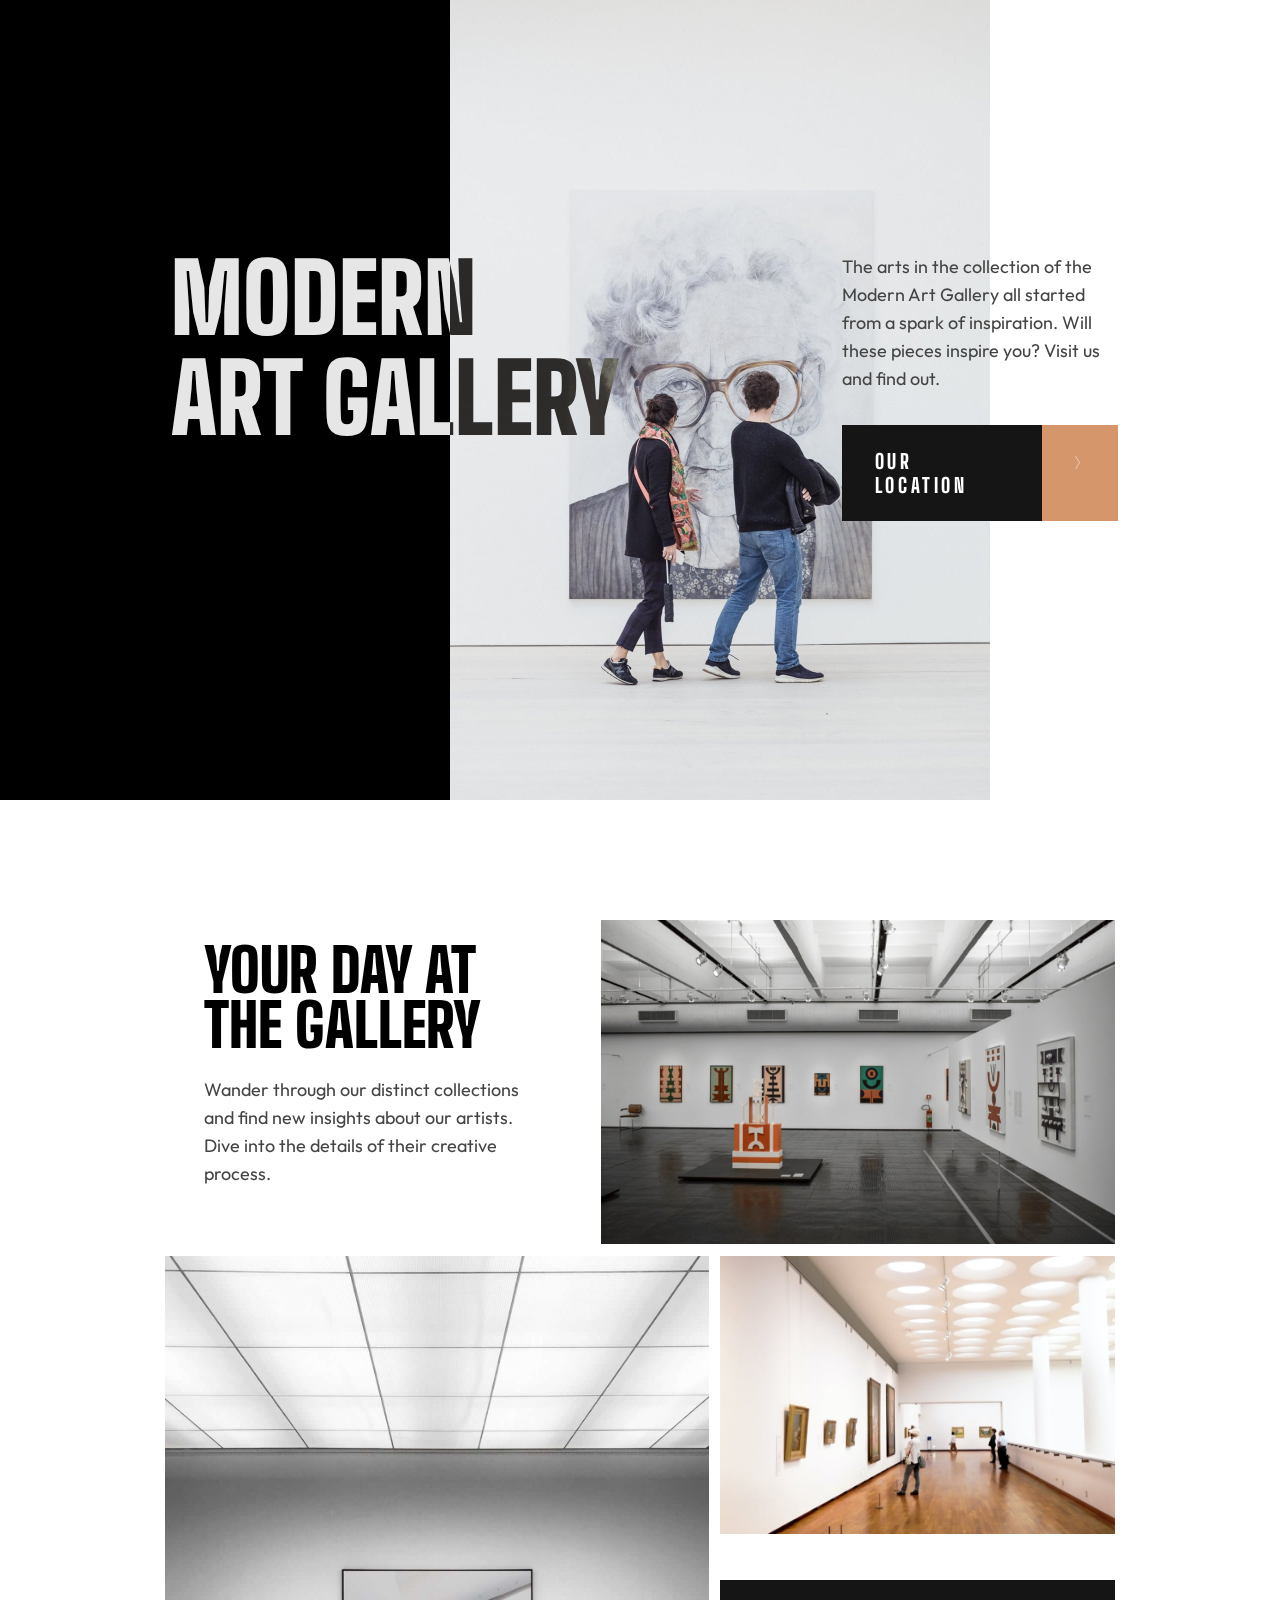
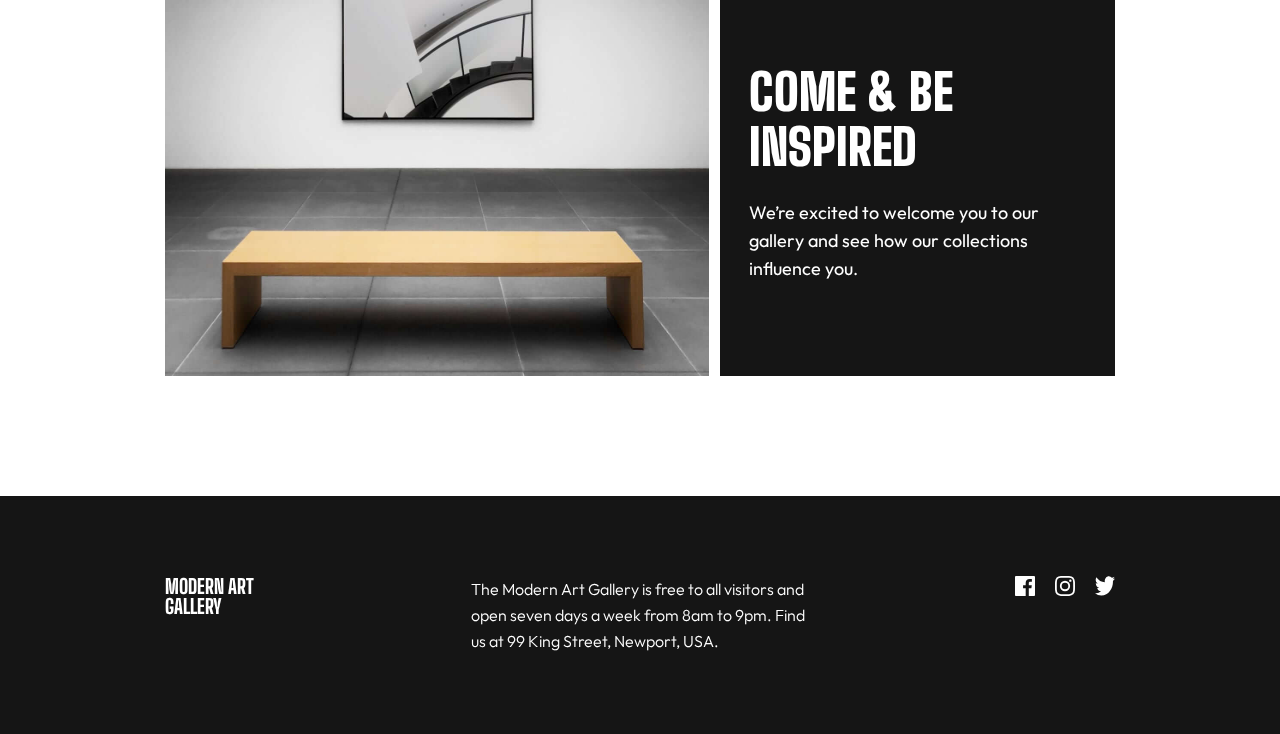
<file: index.html>
<!DOCTYPE html>
<html lang="en">
<head>
  <meta charset="UTF-8">
  <meta name="viewport" content="width=device-width, initial-scale=1.0">
  <link rel="icon" type="image/png" sizes="32x32" href="./assets/favicon-32x32.png">

  <link rel="stylesheet" href="./styles/reset.css">
  <link rel="stylesheet" href="./styles/style.css">

  <link rel="preconnect" href="https://fonts.googleapis.com">
  <link rel="preconnect" href="https://fonts.gstatic.com" crossorigin>
  <link href="https://fonts.googleapis.com/css2?family=Big+Shoulders+Display:wght@300;800;900&display=swap" rel="stylesheet">
  <link rel="preconnect" href="https://fonts.googleapis.com">
  <link rel="preconnect" href="https://fonts.gstatic.com" crossorigin>
  <link href="https://fonts.googleapis.com/css2?family=Outfit:wght@300&display=swap" rel="stylesheet">
  
  <title>Frontend Mentor | Art gallery website</title>
</head>
<body>
  <main>
    <div id="desktop-background" class="desktop-content"></div>
    <img src="./assets/mobile/image-hero@2x.jpg" alt="main-img" id="mobile-hero-img" class="mobile-content">
    <img src="./assets/tablet/image-hero@2x.jpg" alt="main-img" id="tablet-hero-img" class="tablet-content">
    <img src="./assets/desktop/image-hero@2x.jpg" alt="main-img" id="desktop-hero-img" class="desktop-content">
    <div class="main-container">
      <h1>MODERN <br> ART GALLERY</h1>
      <p>The arts in the collection of the Modern Art Gallery all started from a spark of inspiration. Will these pieces inspire you? Visit us and find out.</p>
      <div class="location-container">
      <a class="our-location" href="location.html">OUR LOCATION</a>    
      <a class="arrow" href="location.html">
          <img class="arrow-right" src="./assets/icon-arrow-right.svg" alt="arrow-right">
      </a>
      </div>
    </div>
  </main>

  <section>
    <div class="intro-container">
      <div class="intro-img"> 
        <img src="./assets/mobile/image-grid-1@2x.jpg" alt="" class="mobile-content">
        <img src="./assets/tablet/image-grid-1@2x.jpg" alt="" class="tablet-content">
        <img src="./assets/desktop/image-grid-1@2x.jpg" alt="" class="desktop-content">
      </div>
      <div class="intro-txt">
        <h1>YOUR DAY AT THE GALLERY</h1>
        <p>Wander through our distinct collections and find new insights about our artists. Dive into the details of their creative process.</p>
      </div>
    </div>
    
    <div class="invitation-container">
      <img src="./assets/mobile/image-grid-2@2x.jpg" alt="" id="tall-img" class="mobile-content">
      <img src="./assets/tablet/image-grid-2@2x.jpg" alt="" id="tall-img-tablet" class="tablet-content">
      <img src="./assets/desktop/image-grid-2@2x.jpg" alt="" id="tall-img-desktop" class="desktop-content">
      <img src="./assets/mobile/image-grid-3@2x.jpg" alt="" id="short-img" class="mobile-content">
      <img src="./assets/tablet/image-grid-3@2x.jpg" alt="" id="short-img-tablet" class="tablet-content">
      <img src="./assets/desktop/image-grid-3@2x.jpg" alt="" id="short-img-desktop" class="desktop-content">
      <div class="get-inspired">
        <h2>COME & BE INSPIRED</h2>
        <p>We’re excited to welcome you to our gallery and see how our collections influence you.</p>
      </div>
    </div>
  </section>
  
  <footer>
    <h5>MODERN ART GALLERY</h5>
    <p id="mobile-p" class="mobile-content">We’re excited to welcome you to our gallery and see how our collections influence you.</p>
    <p id="tablet-p" class="tablet-content desktop-content">The Modern Art Gallery is free to all visitors and open seven days a week from 8am to 9pm. Find us at 99 King Street, Newport, USA.</p>
    <div class="icons">
      <img src="./assets/icon-facebook.svg" alt="">
      <img src="./assets/icon-instagram.svg" alt="">
      <img src="./assets/icon-twitter.svg" alt="">
    </div>
  </footer>
</body>
</html>
</file>
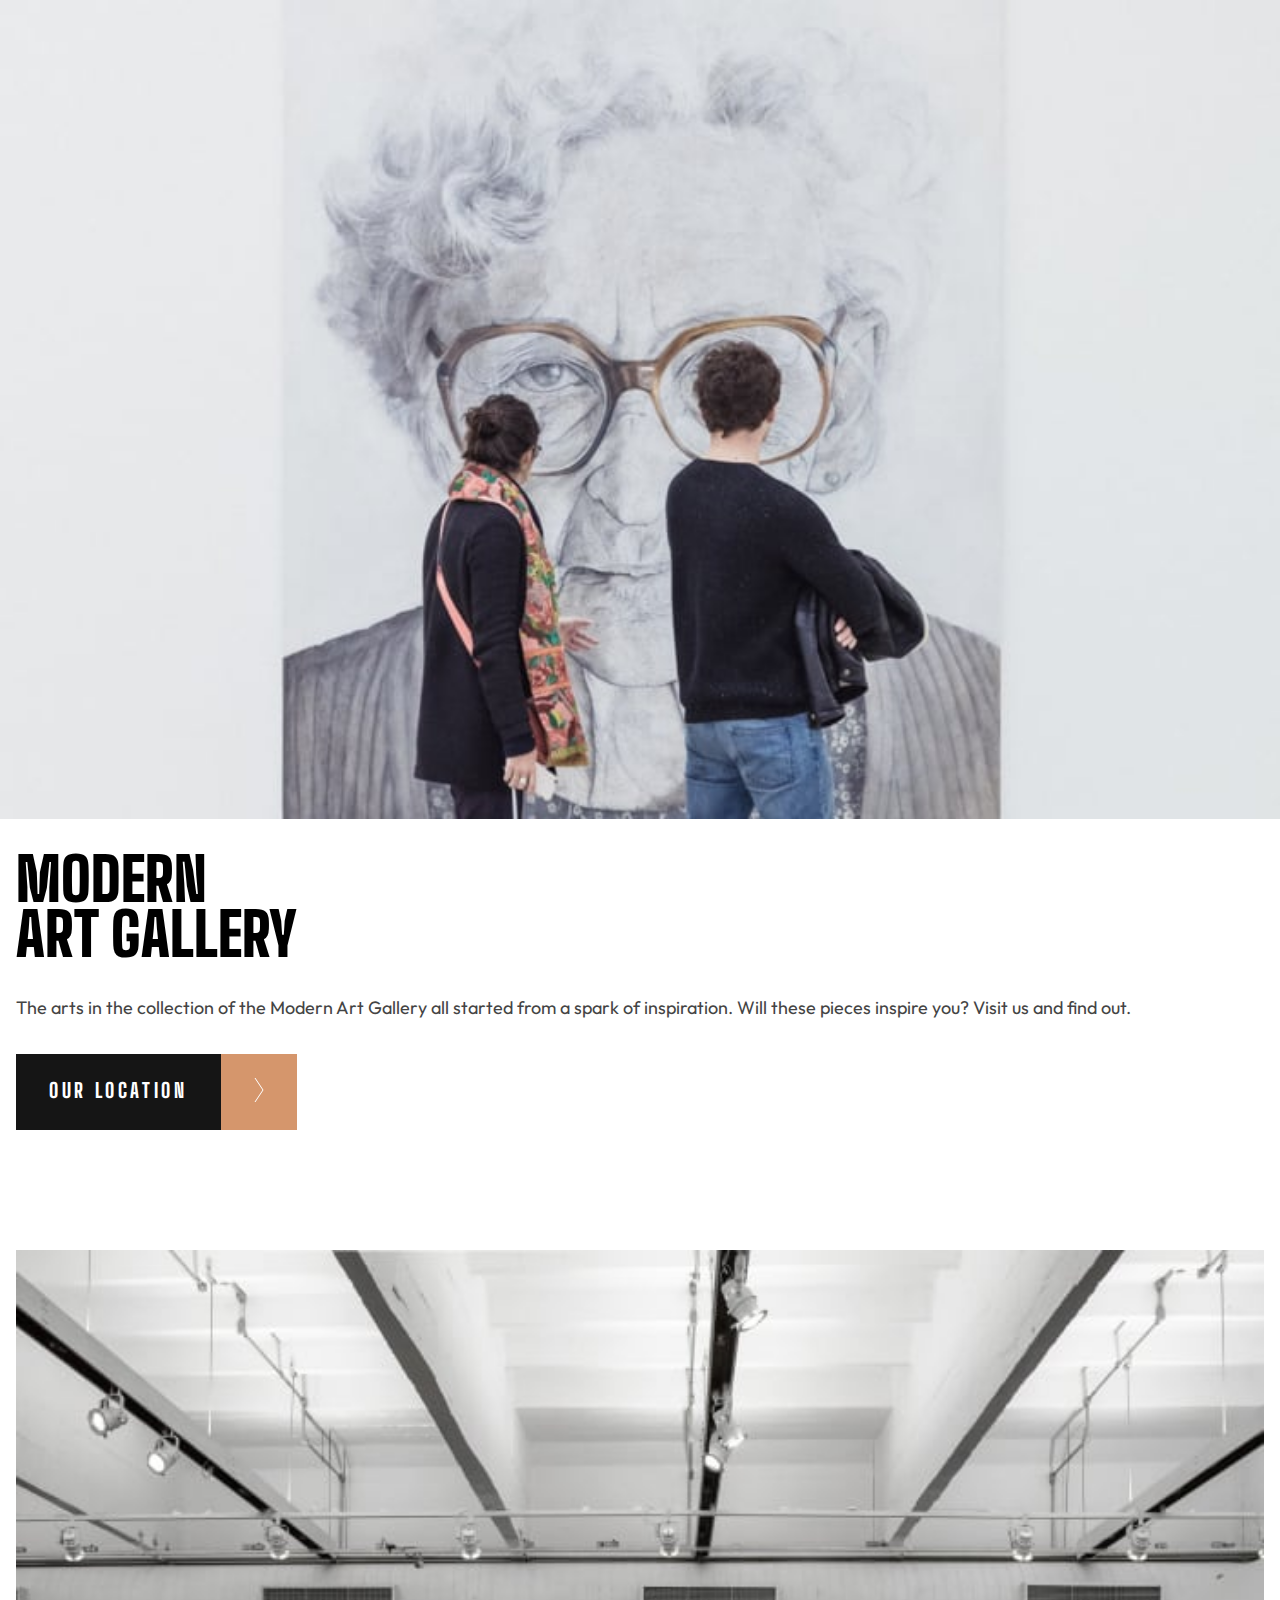
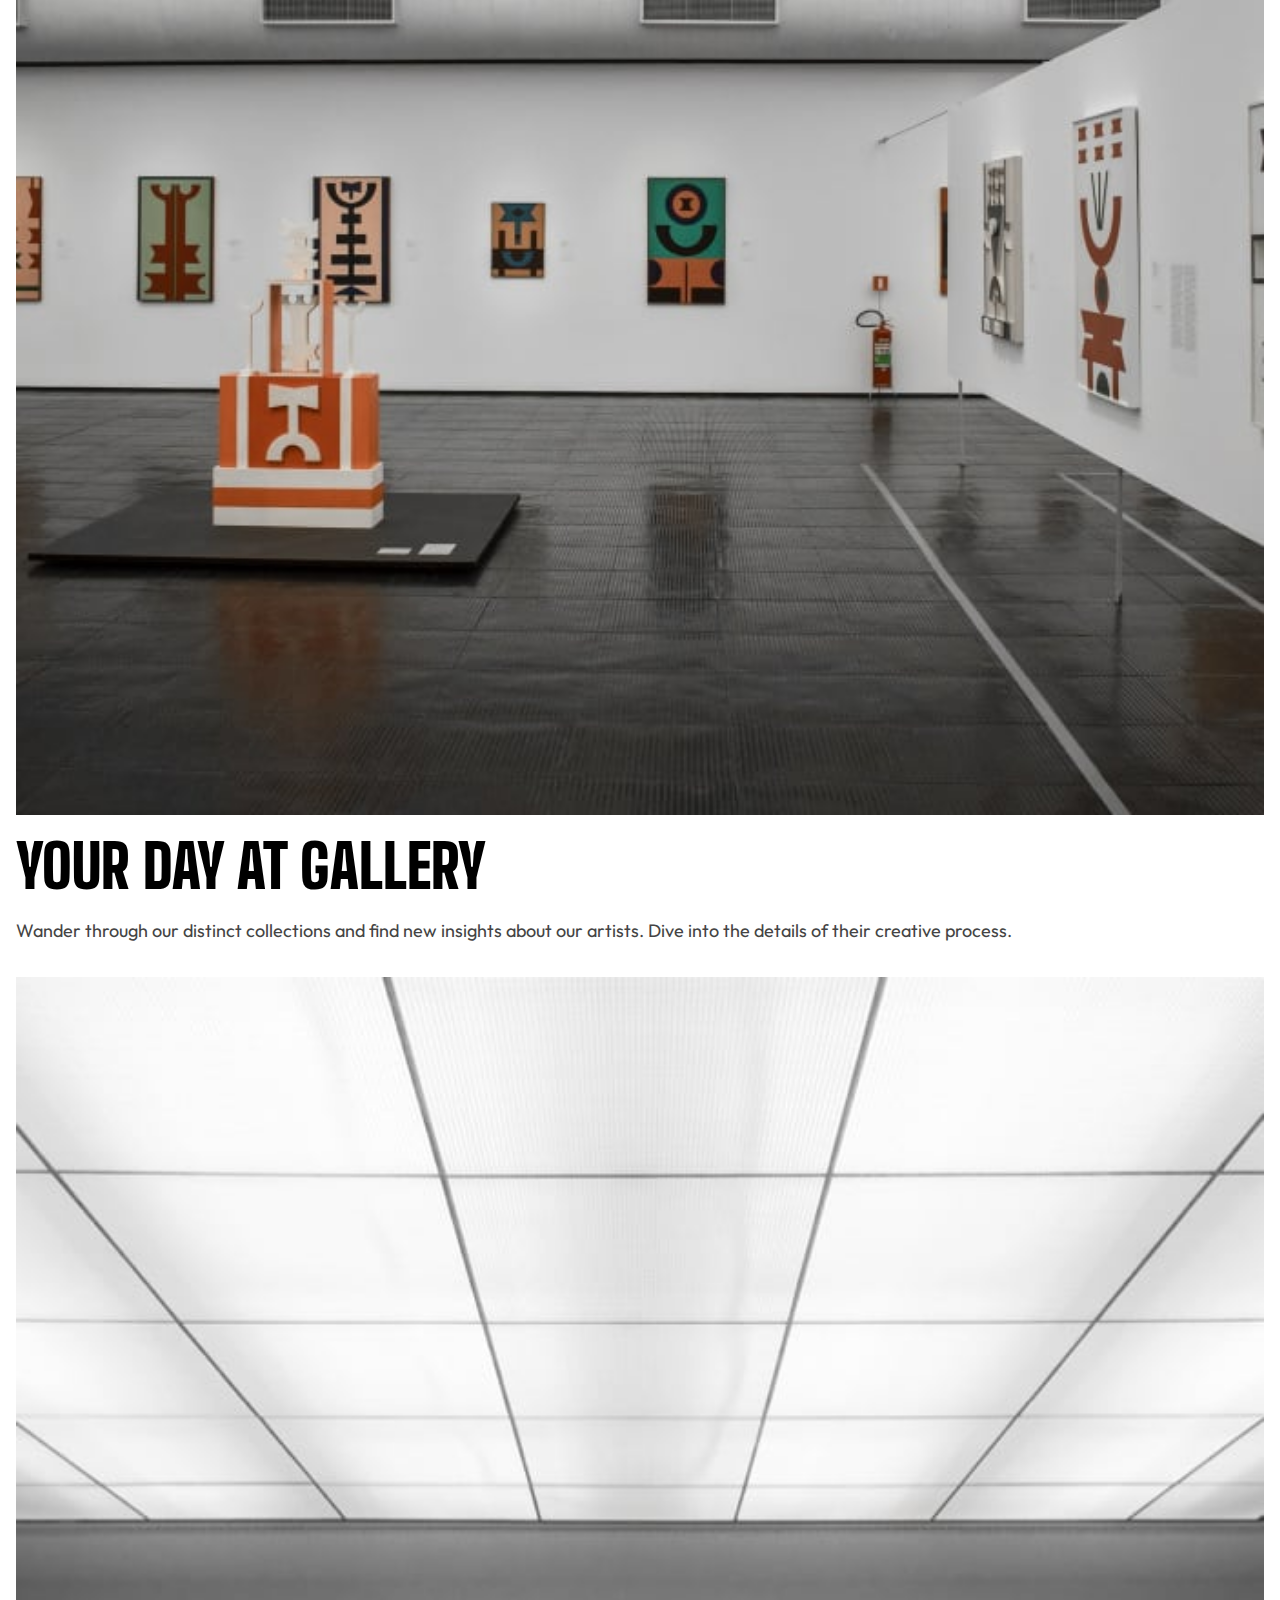
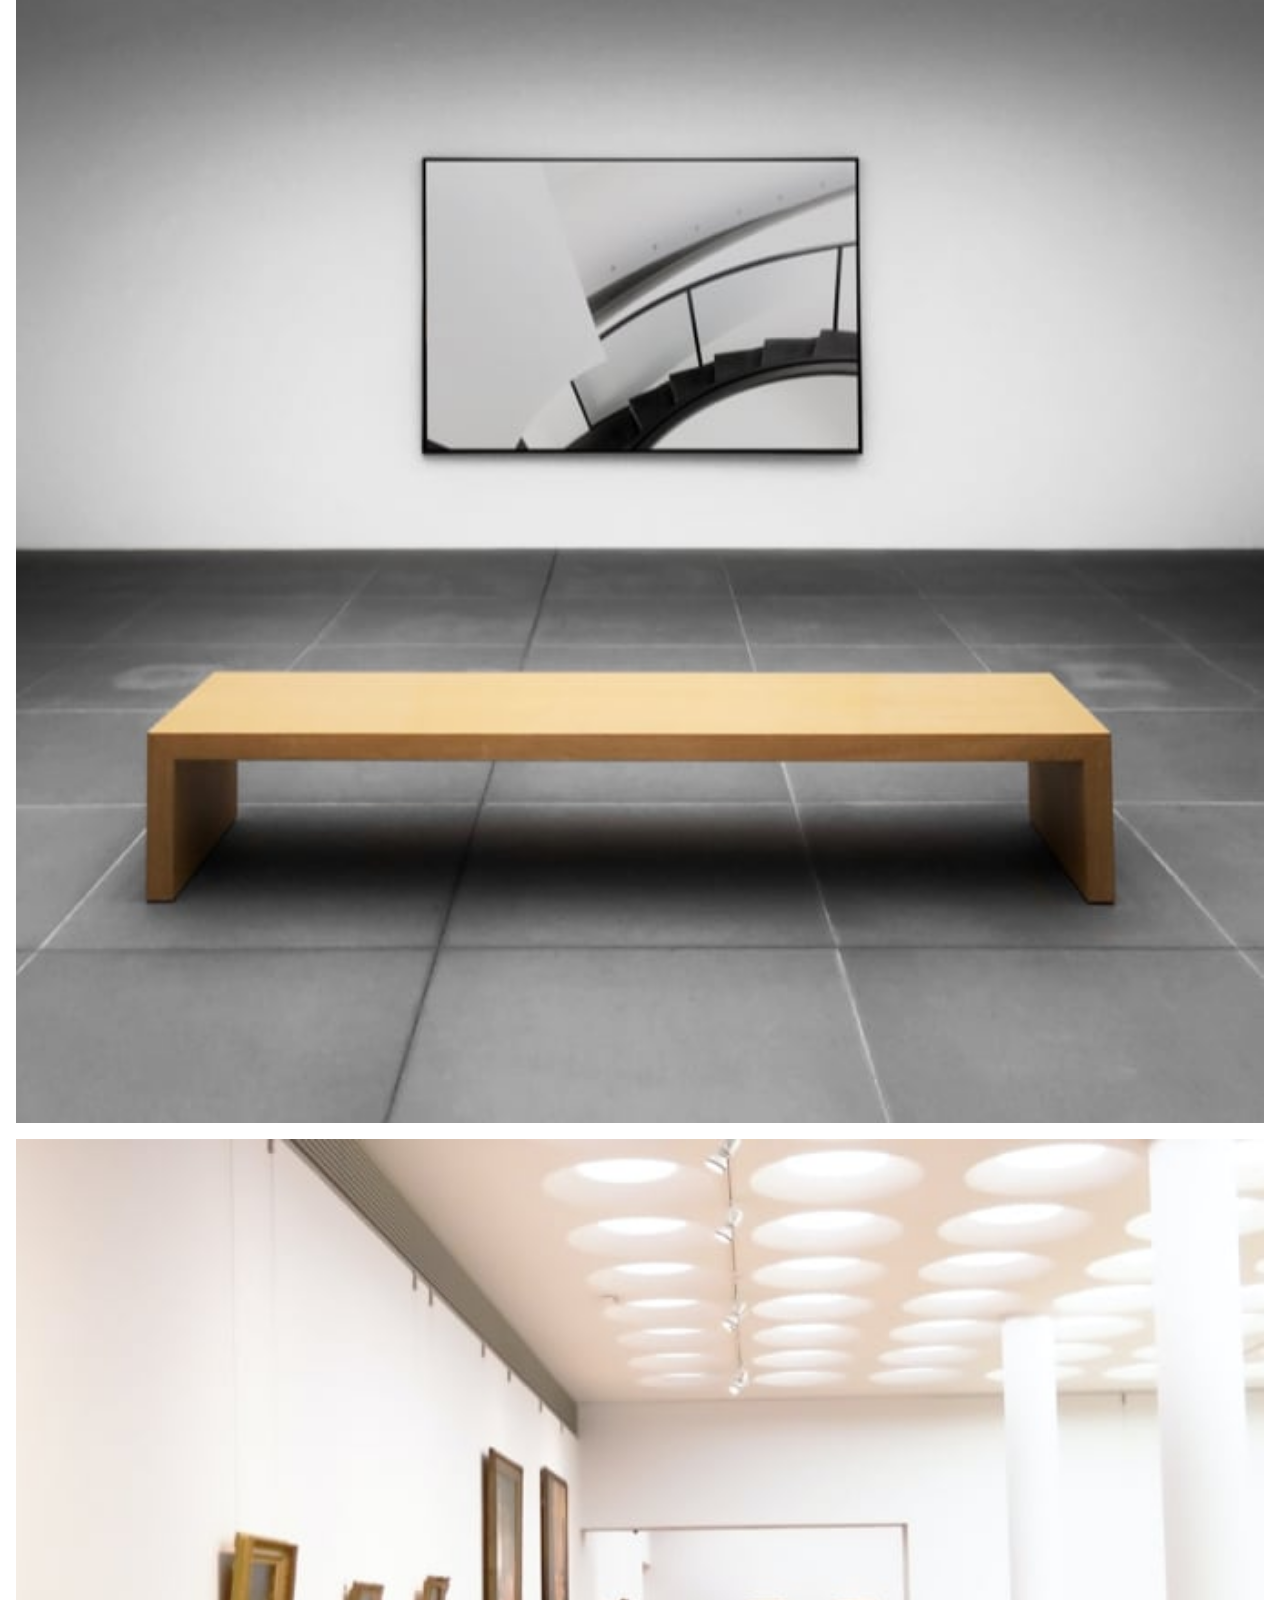
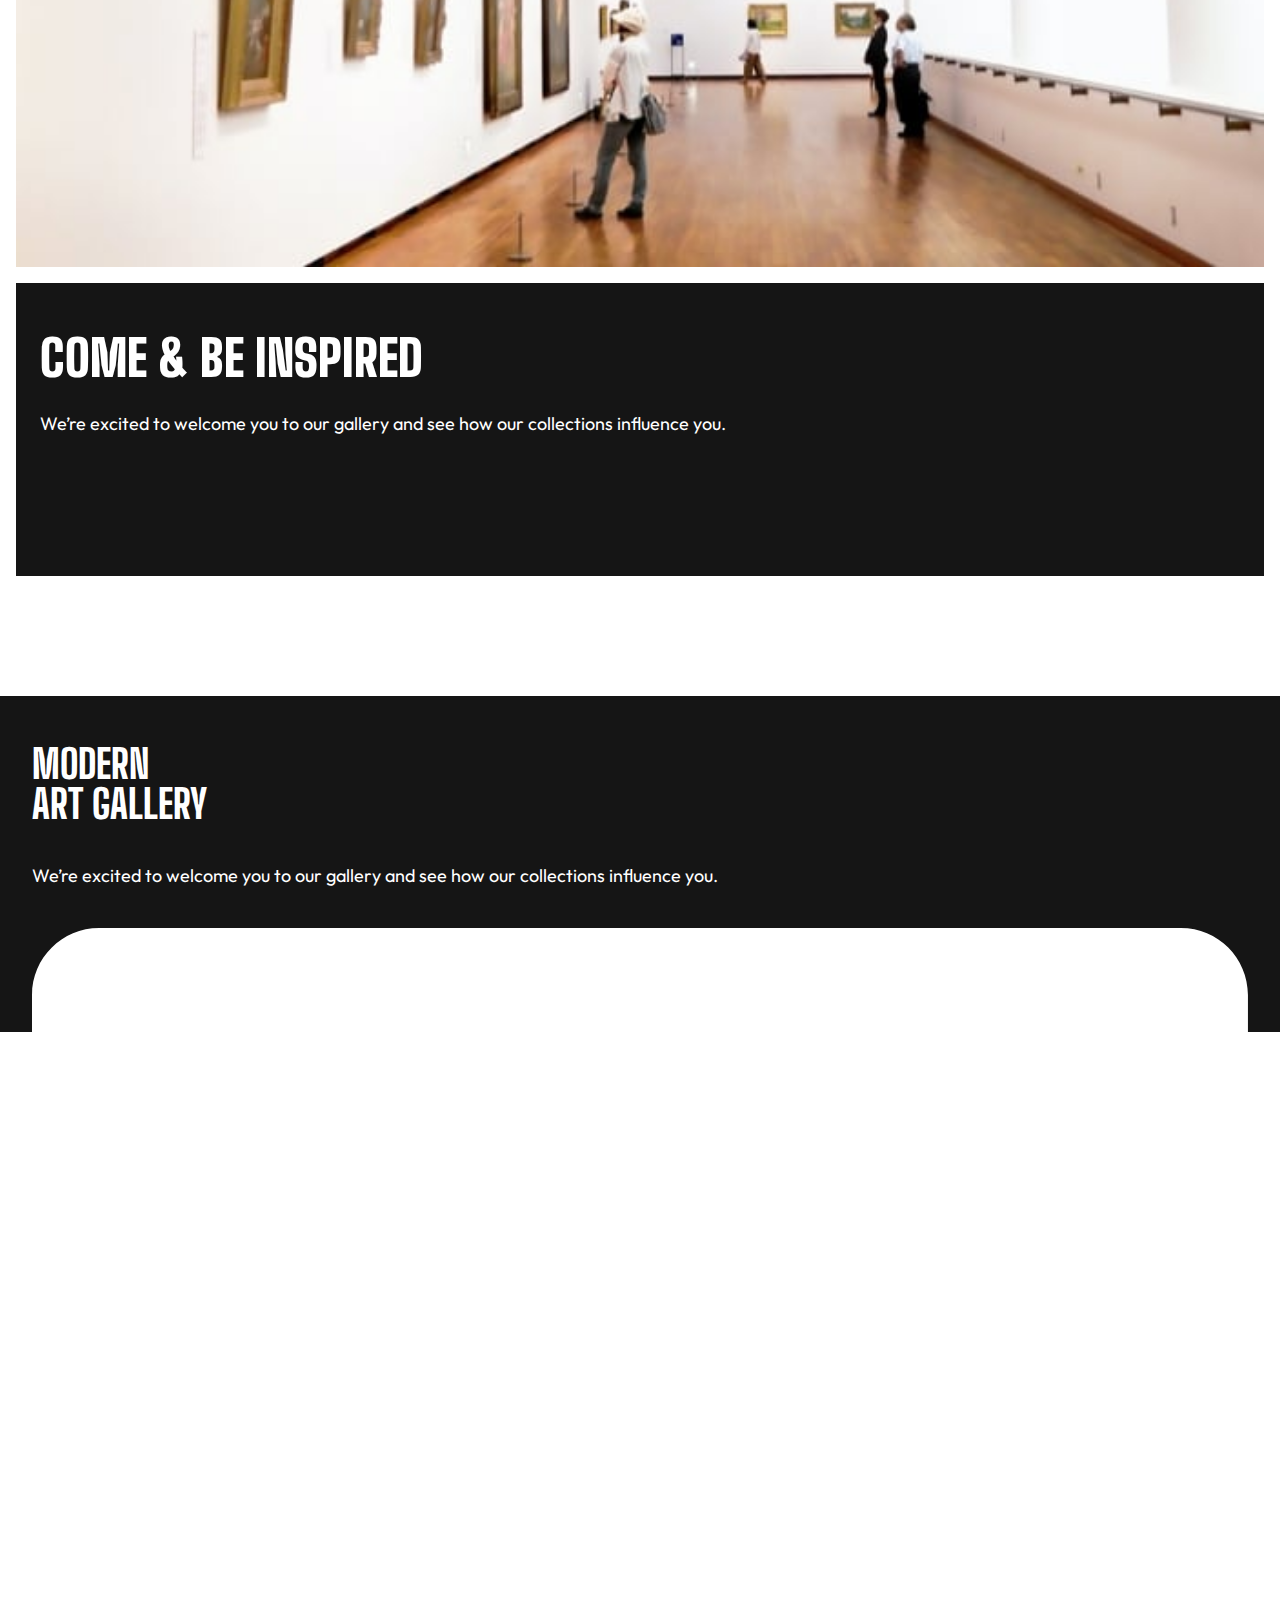
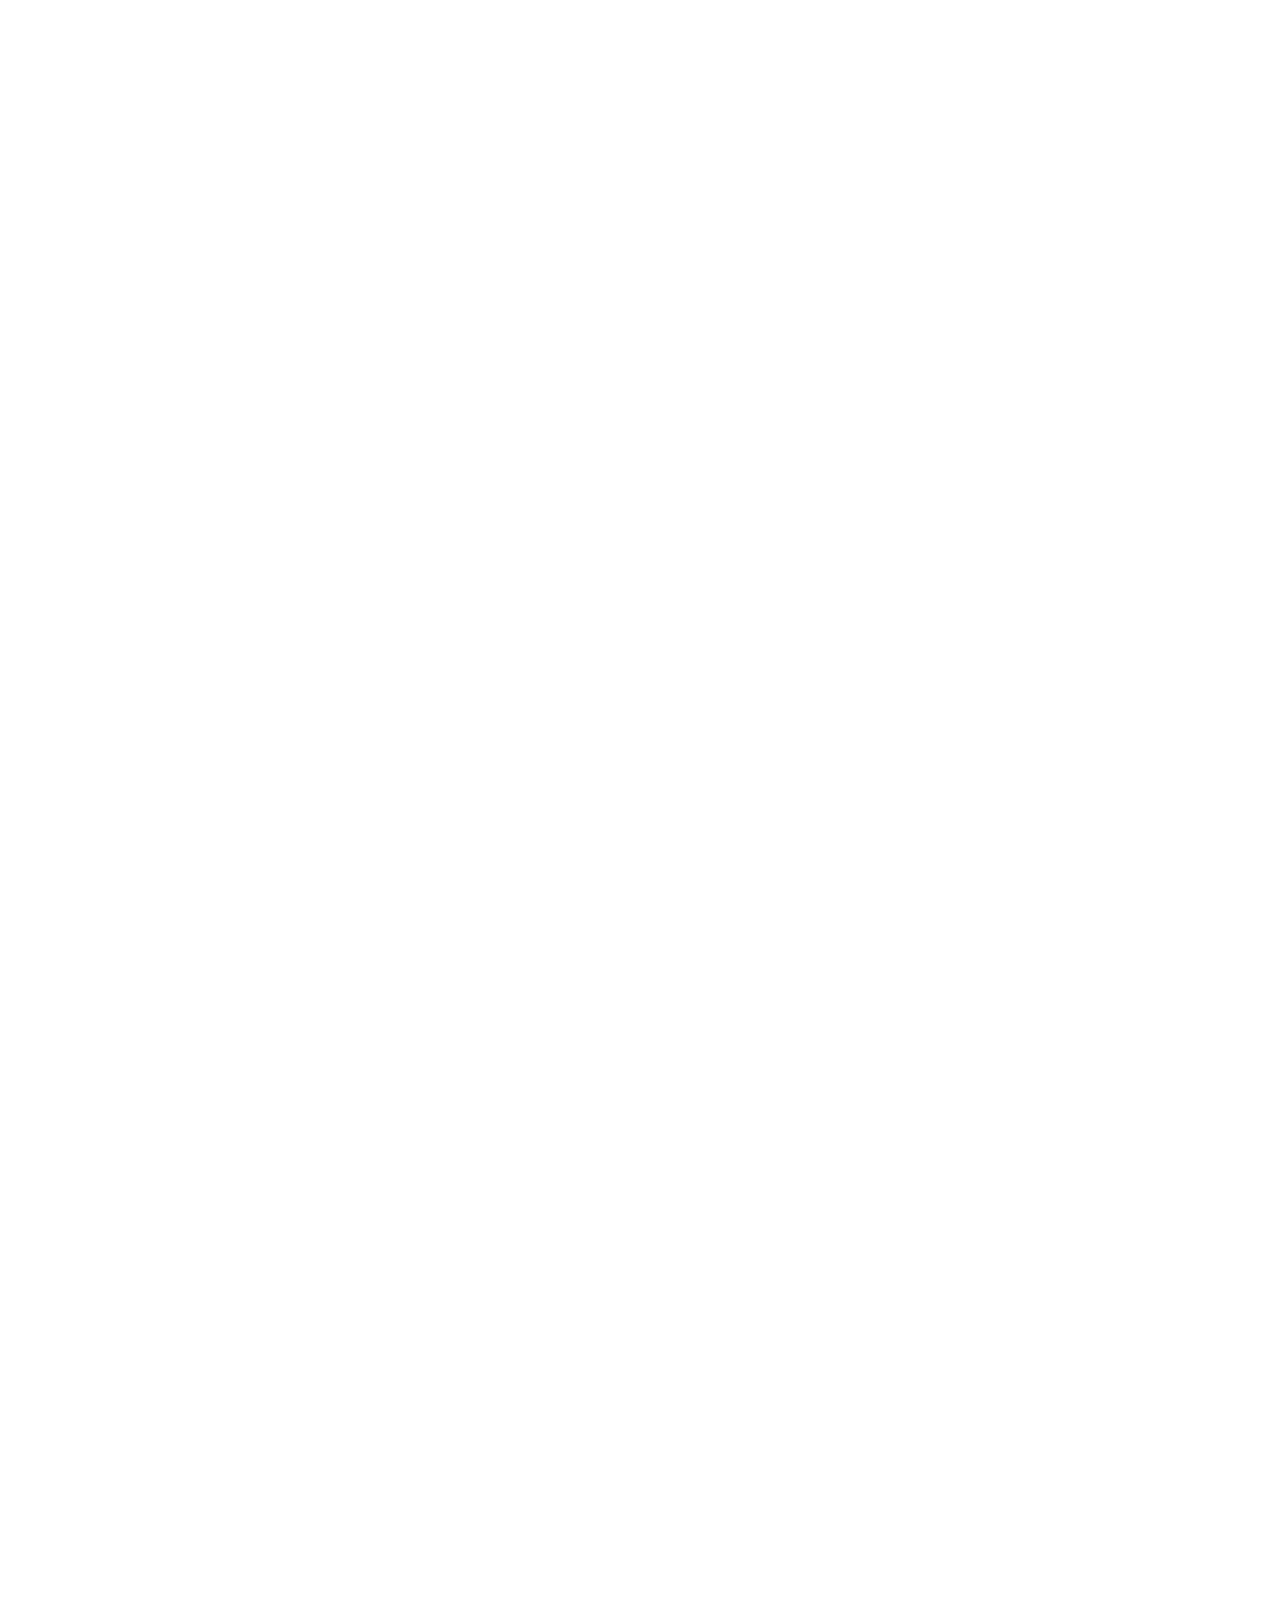
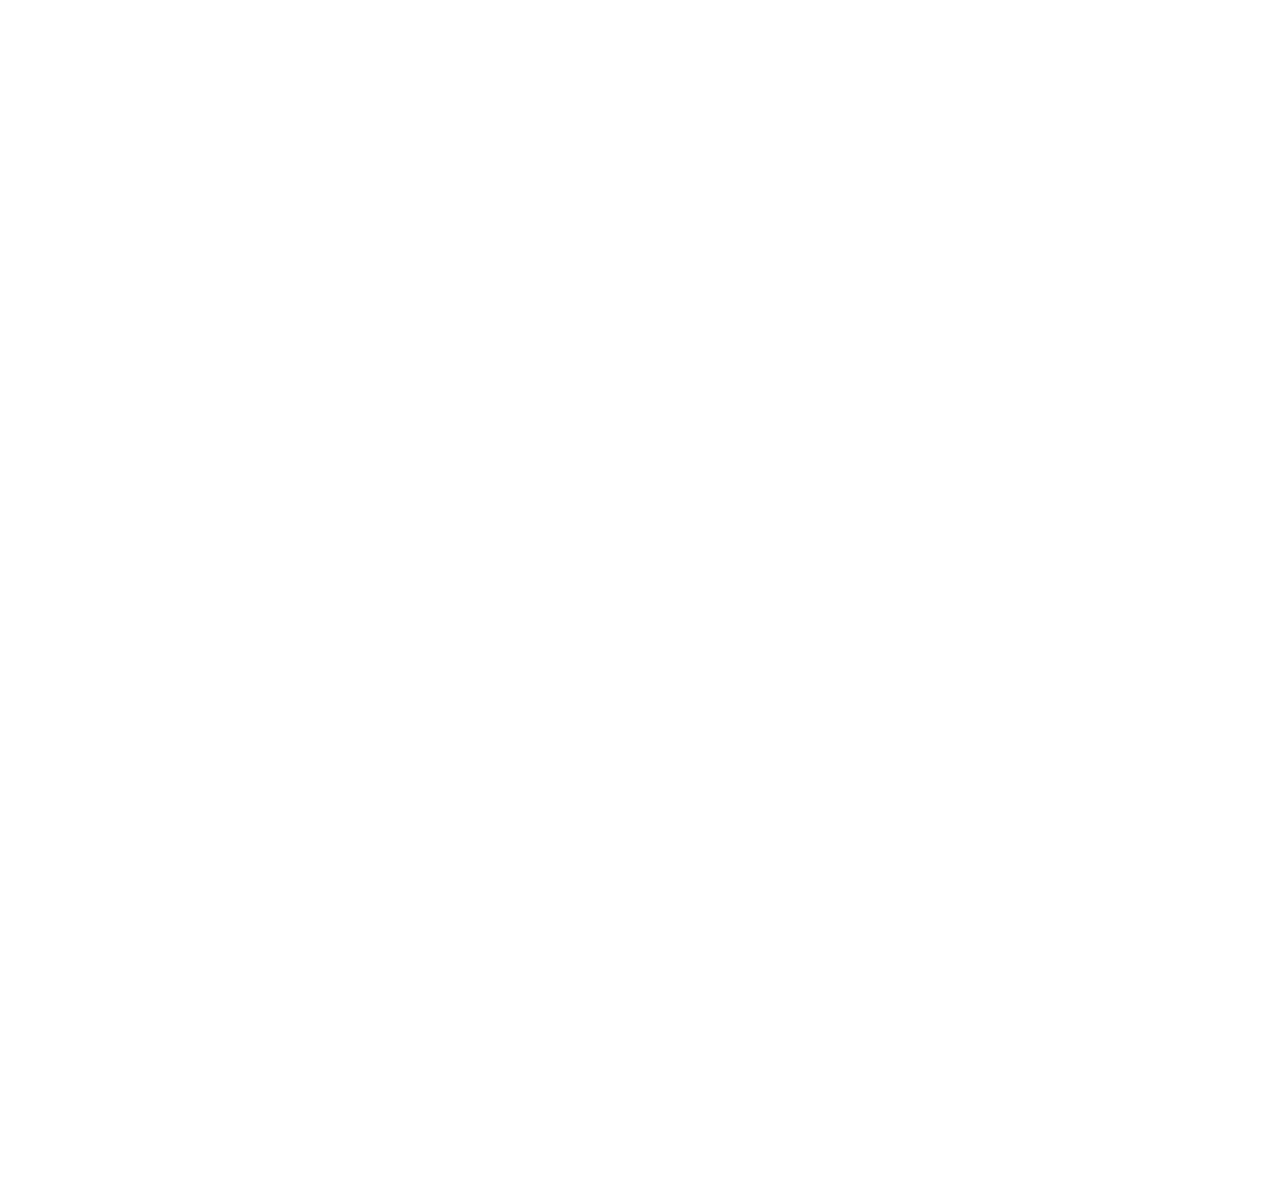
<file: starter-code/index.html>
<!DOCTYPE html>
<html lang="en">
<head>
  <meta charset="UTF-8">
  <meta name="viewport" content="width=device-width, initial-scale=1.0">
  <link rel="icon" type="image/png" sizes="32x32" href="./assets/favicon-32x32.png">

  <link rel="stylesheet" href="./styles/reset.css">
  <link rel="stylesheet" href="./styles/style.css">

  <link rel="preconnect" href="https://fonts.googleapis.com">
  <link rel="preconnect" href="https://fonts.gstatic.com" crossorigin>
  <link href="https://fonts.googleapis.com/css2?family=Big+Shoulders+Display:wght@300;800;900&display=swap" rel="stylesheet">
  <link rel="preconnect" href="https://fonts.googleapis.com">
  <link rel="preconnect" href="https://fonts.gstatic.com" crossorigin>
  <link href="https://fonts.googleapis.com/css2?family=Outfit:wght@300&display=swap" rel="stylesheet">
  
  <title>Frontend Mentor | Art gallery website</title>
</head>
<body>
  <main>
    <img src="/starter-code/assets/mobile/image-hero@2x.jpg" alt="main-img">
    <div class="main-container">
      <h1>MODERN <br> ART GALLERY</h1>
      <p>The arts in the collection of the Modern Art Gallery all started from a spark of inspiration. Will these pieces inspire you? Visit us and find out.</p>
      <div class="location-container">
      <a class="our-location" href="location.html">OUR LOCATION</a>    
      <a class="arrow" href="location.html">
          <img class="arrow-right" src="/starter-code/assets/icon-arrow-right.svg" alt="arrow-right">
      </a>
      </div>
    </div>
  </main>

  <section>
    <div class="intro-container">
      <div>
        <img src="/starter-code/assets/mobile/image-grid-1@2x.jpg" alt="">
      </div>
      <div>
        <h1>YOUR DAY AT GALLERY</h1>
        <p>Wander through our distinct collections and find new insights about our artists. Dive into the details of their creative process.</p>
      </div>
    </div>
    
    <div class="invitation-container">
      <img src="/starter-code/assets/mobile/image-grid-2@2x.jpg" alt="">
      <img src="/starter-code/assets/mobile/image-grid-3@2x.jpg" alt="">
      <div class="get-inspired">
        <h2>COME & BE INSPIRED</h2>
        <p>We’re excited to welcome you to our gallery and see how our collections influence you.</p>
      </div>
    </div>
  </section>
  
  <footer>
    <h5>MODERN <br> ART GALLERY</h5>
    <p>We’re excited to welcome you to our gallery and see how our collections influence you.</p>
    <div class="icons">
      <img src="/starter-code/assets/icon-facebook.svg" alt="">
      <img src="/starter-code/assets/icon-instagram.svg" alt="">
      <img src="/starter-code/assets/icon-twitter.svg" alt="">
    </div>
  </footer>
</body>
</html>
</file>
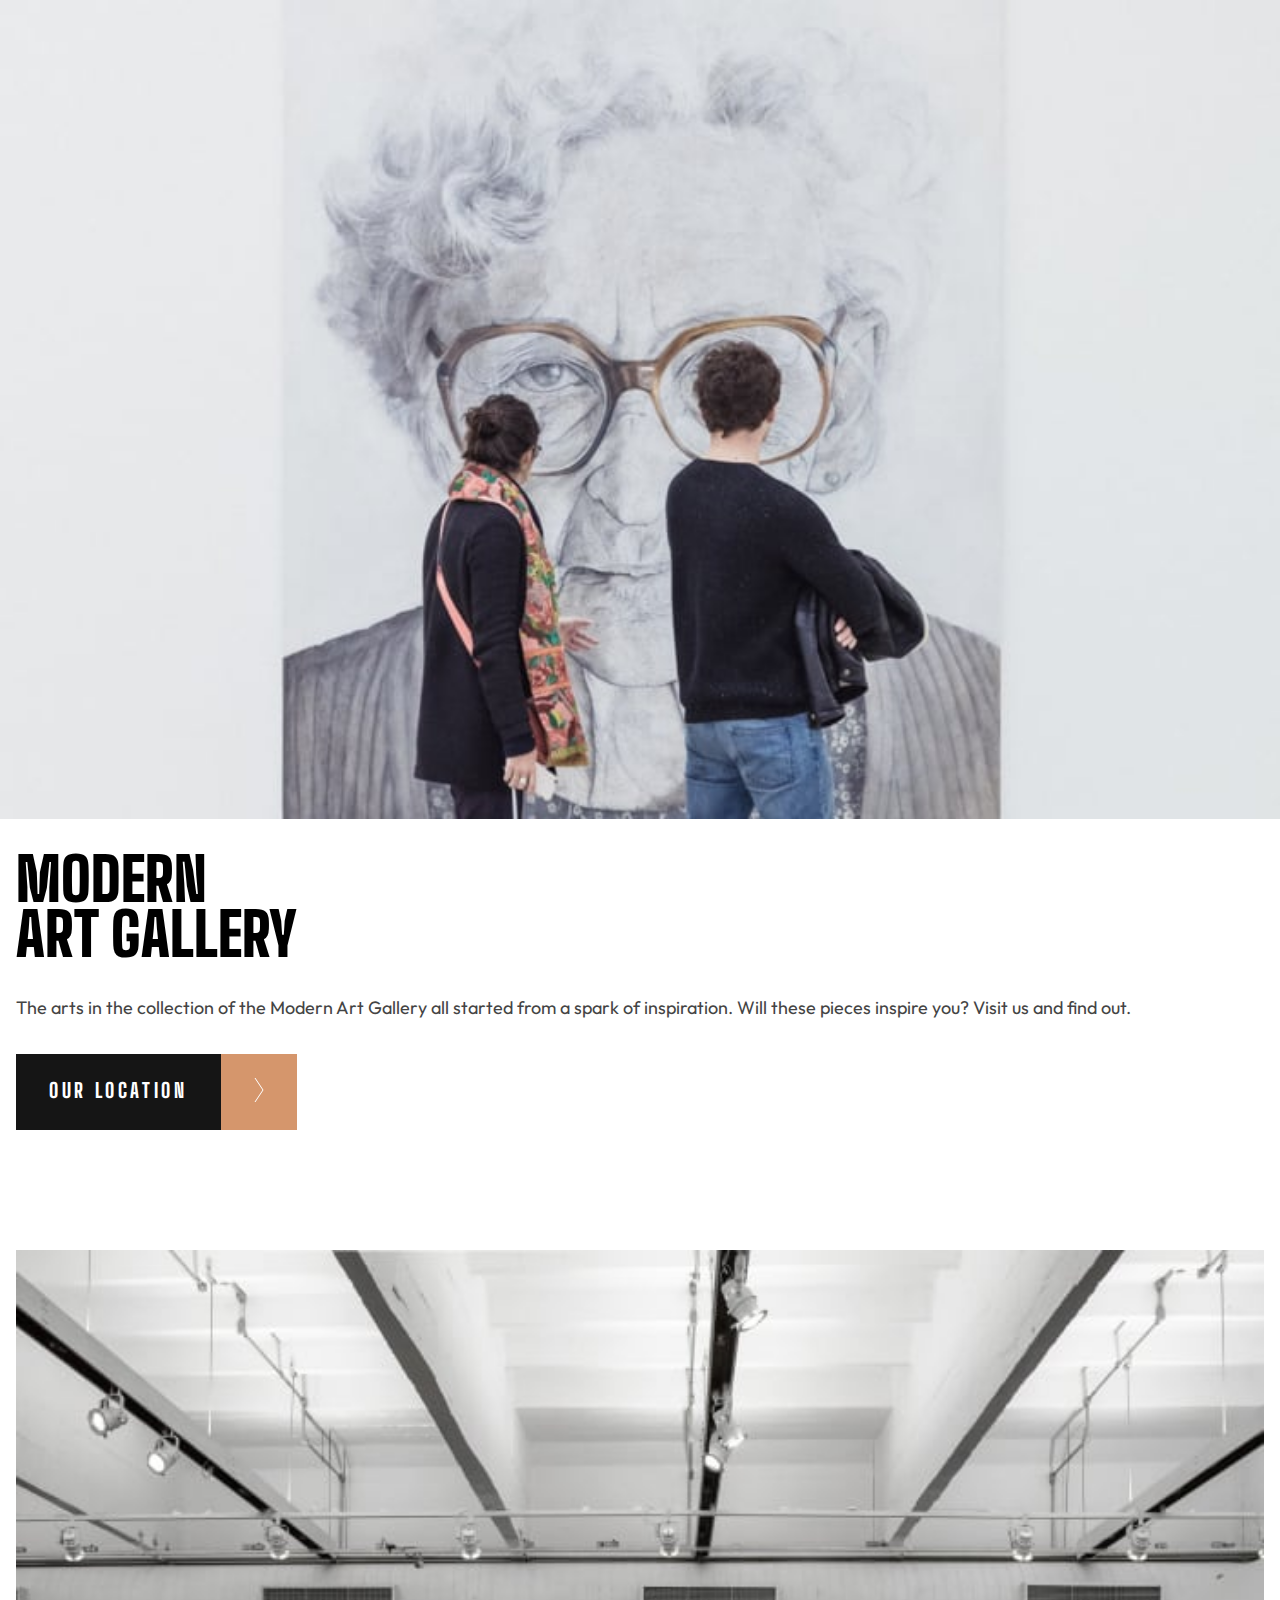
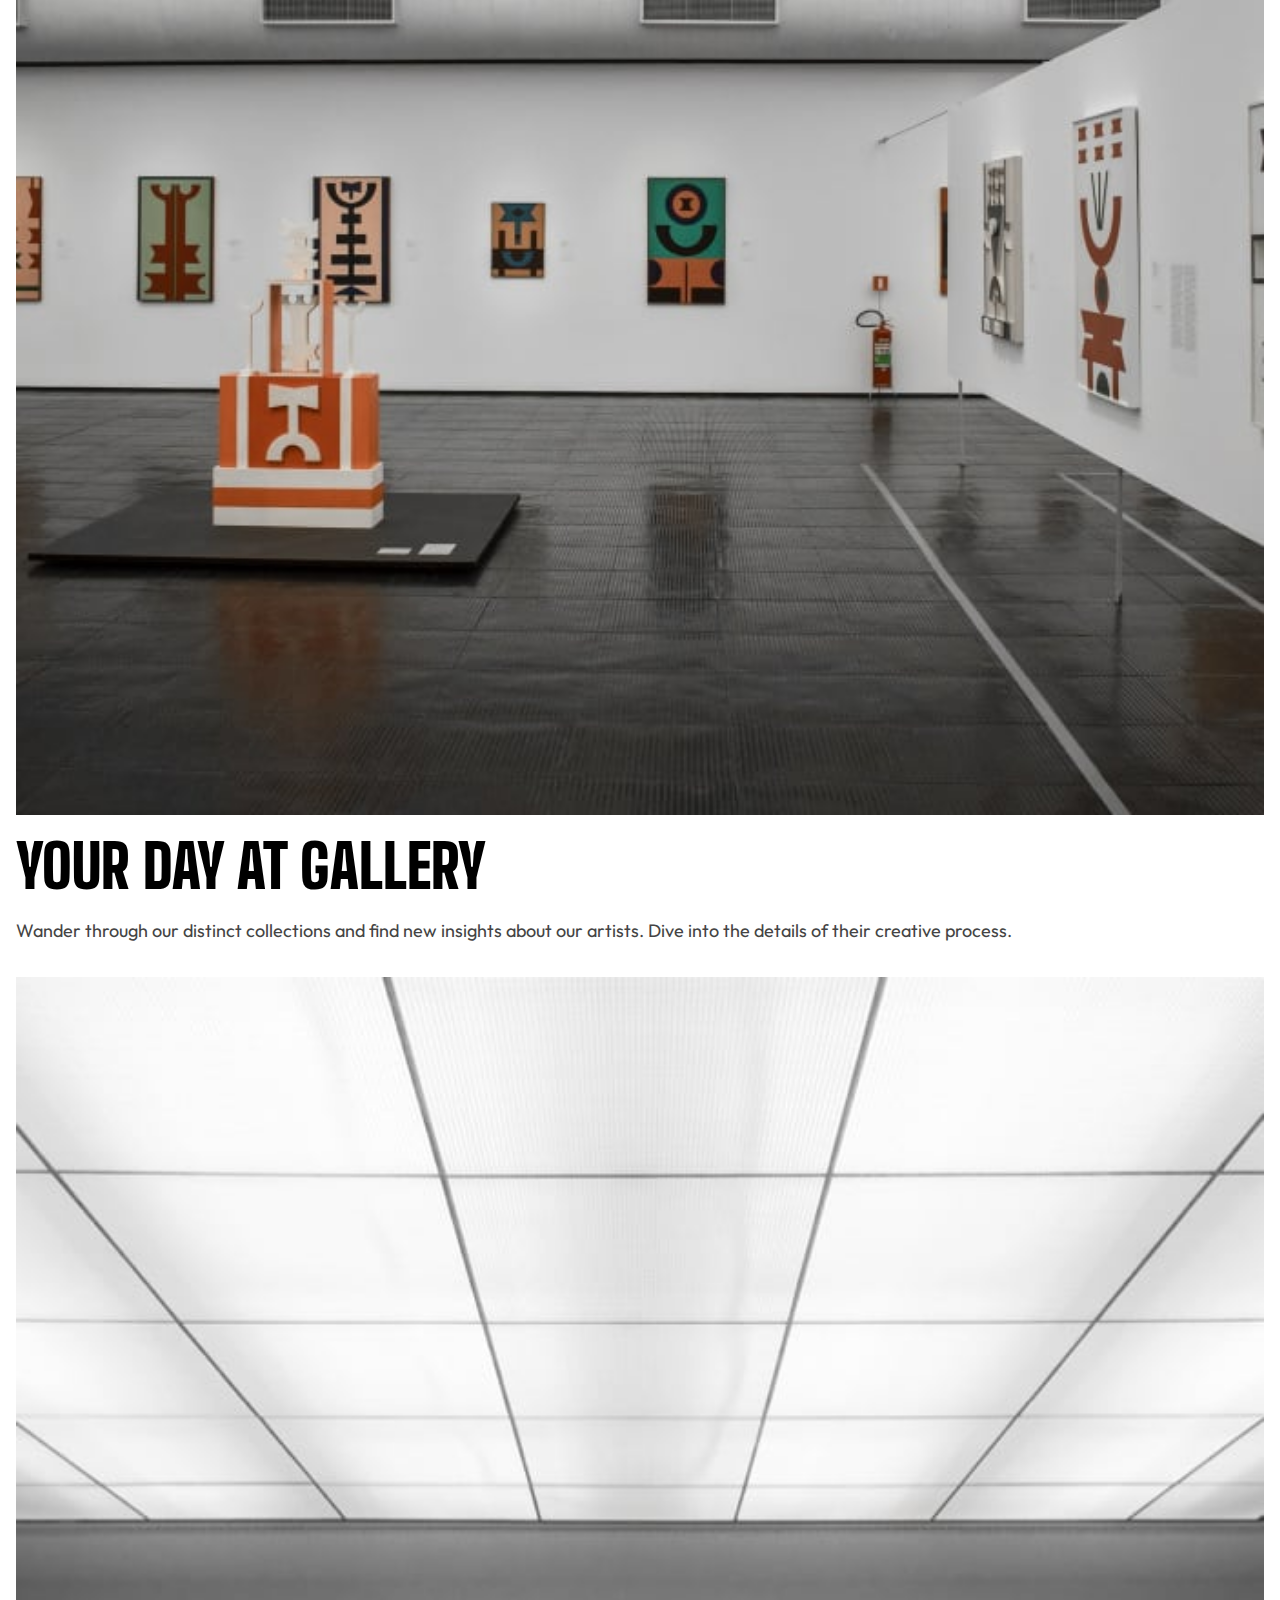
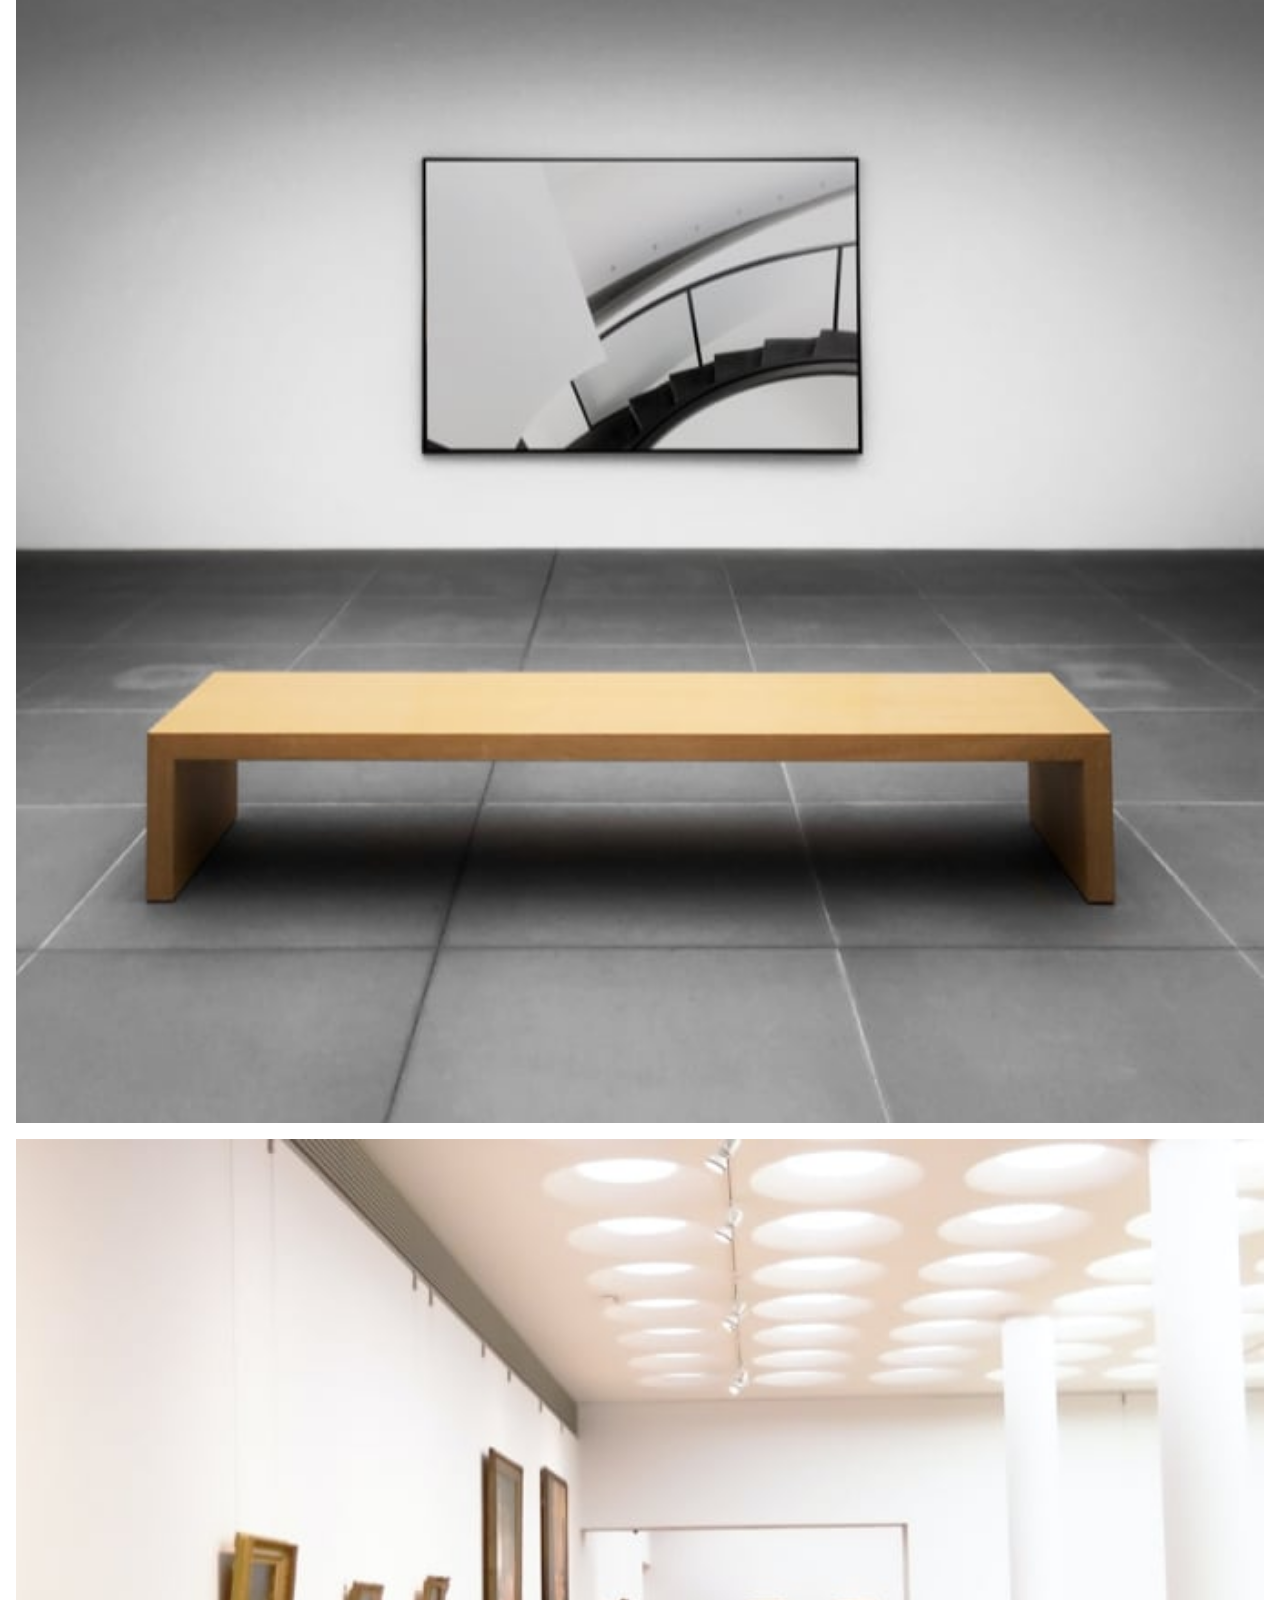
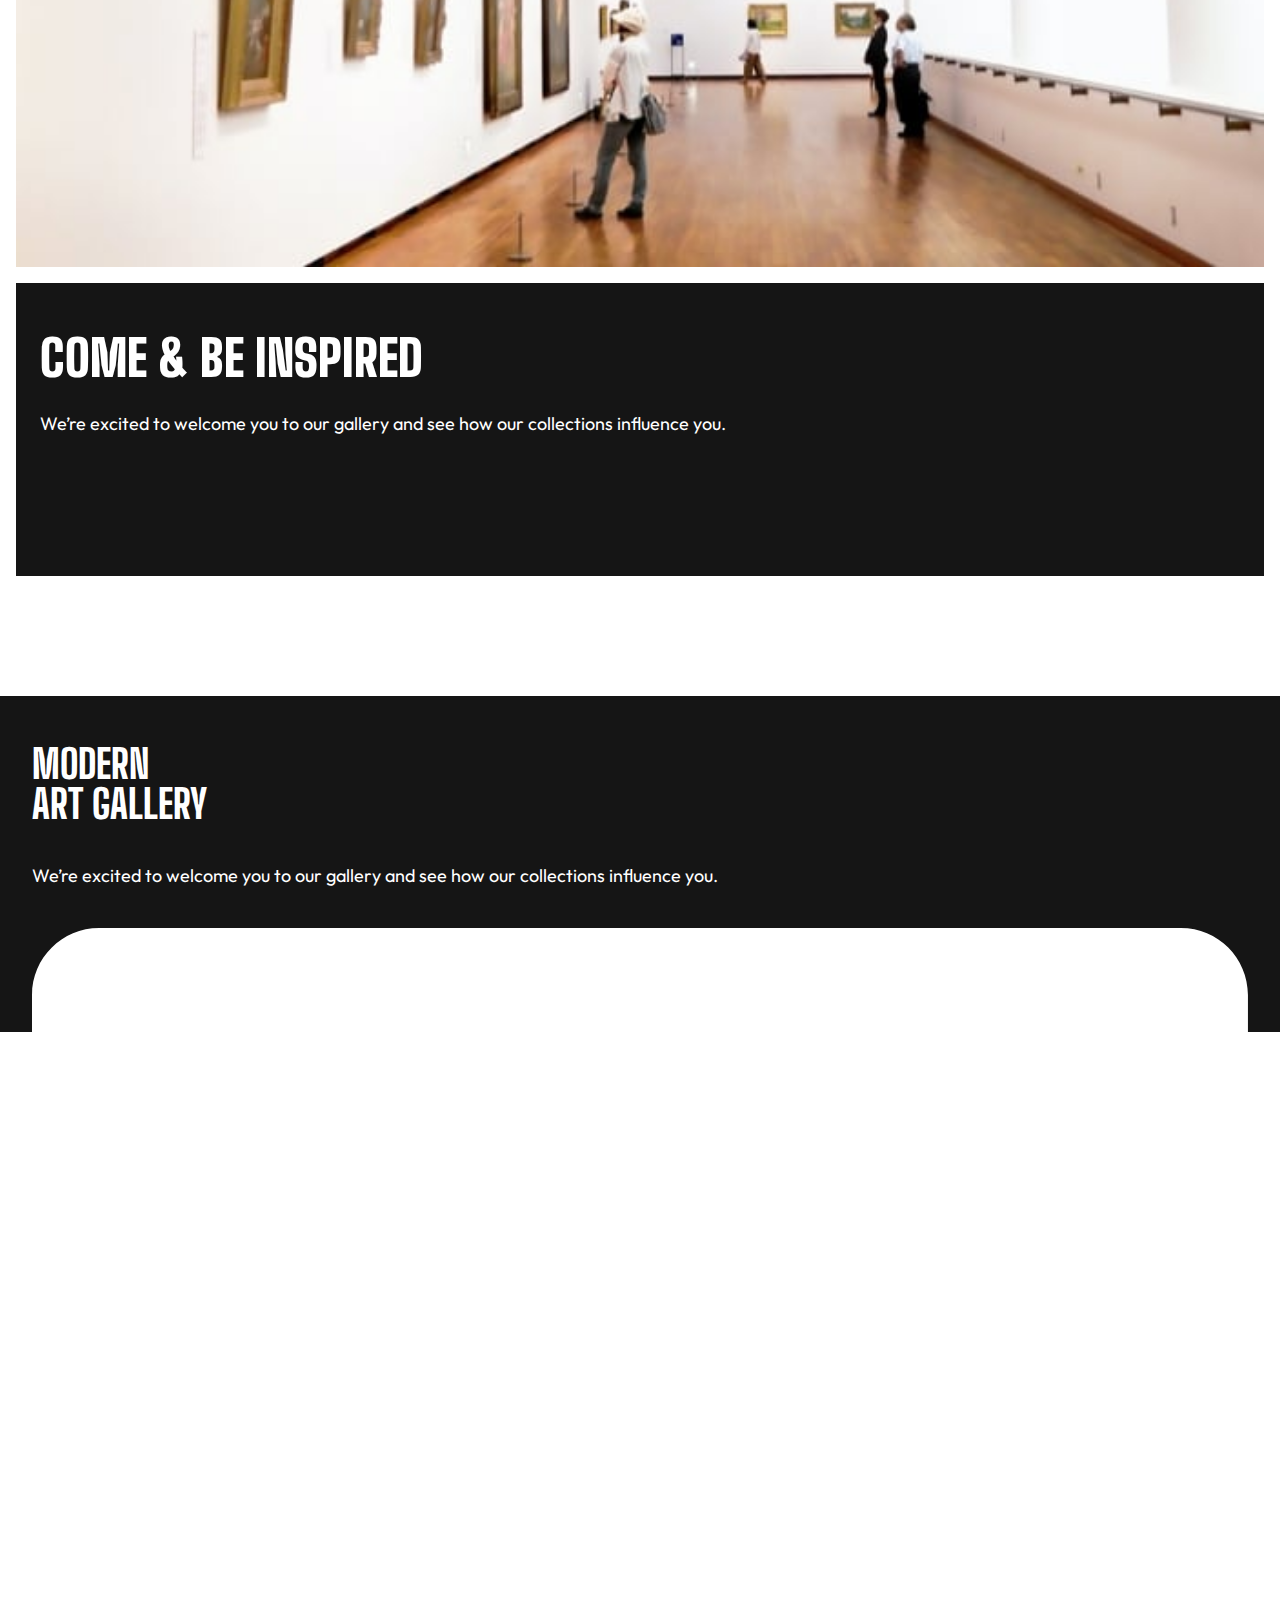
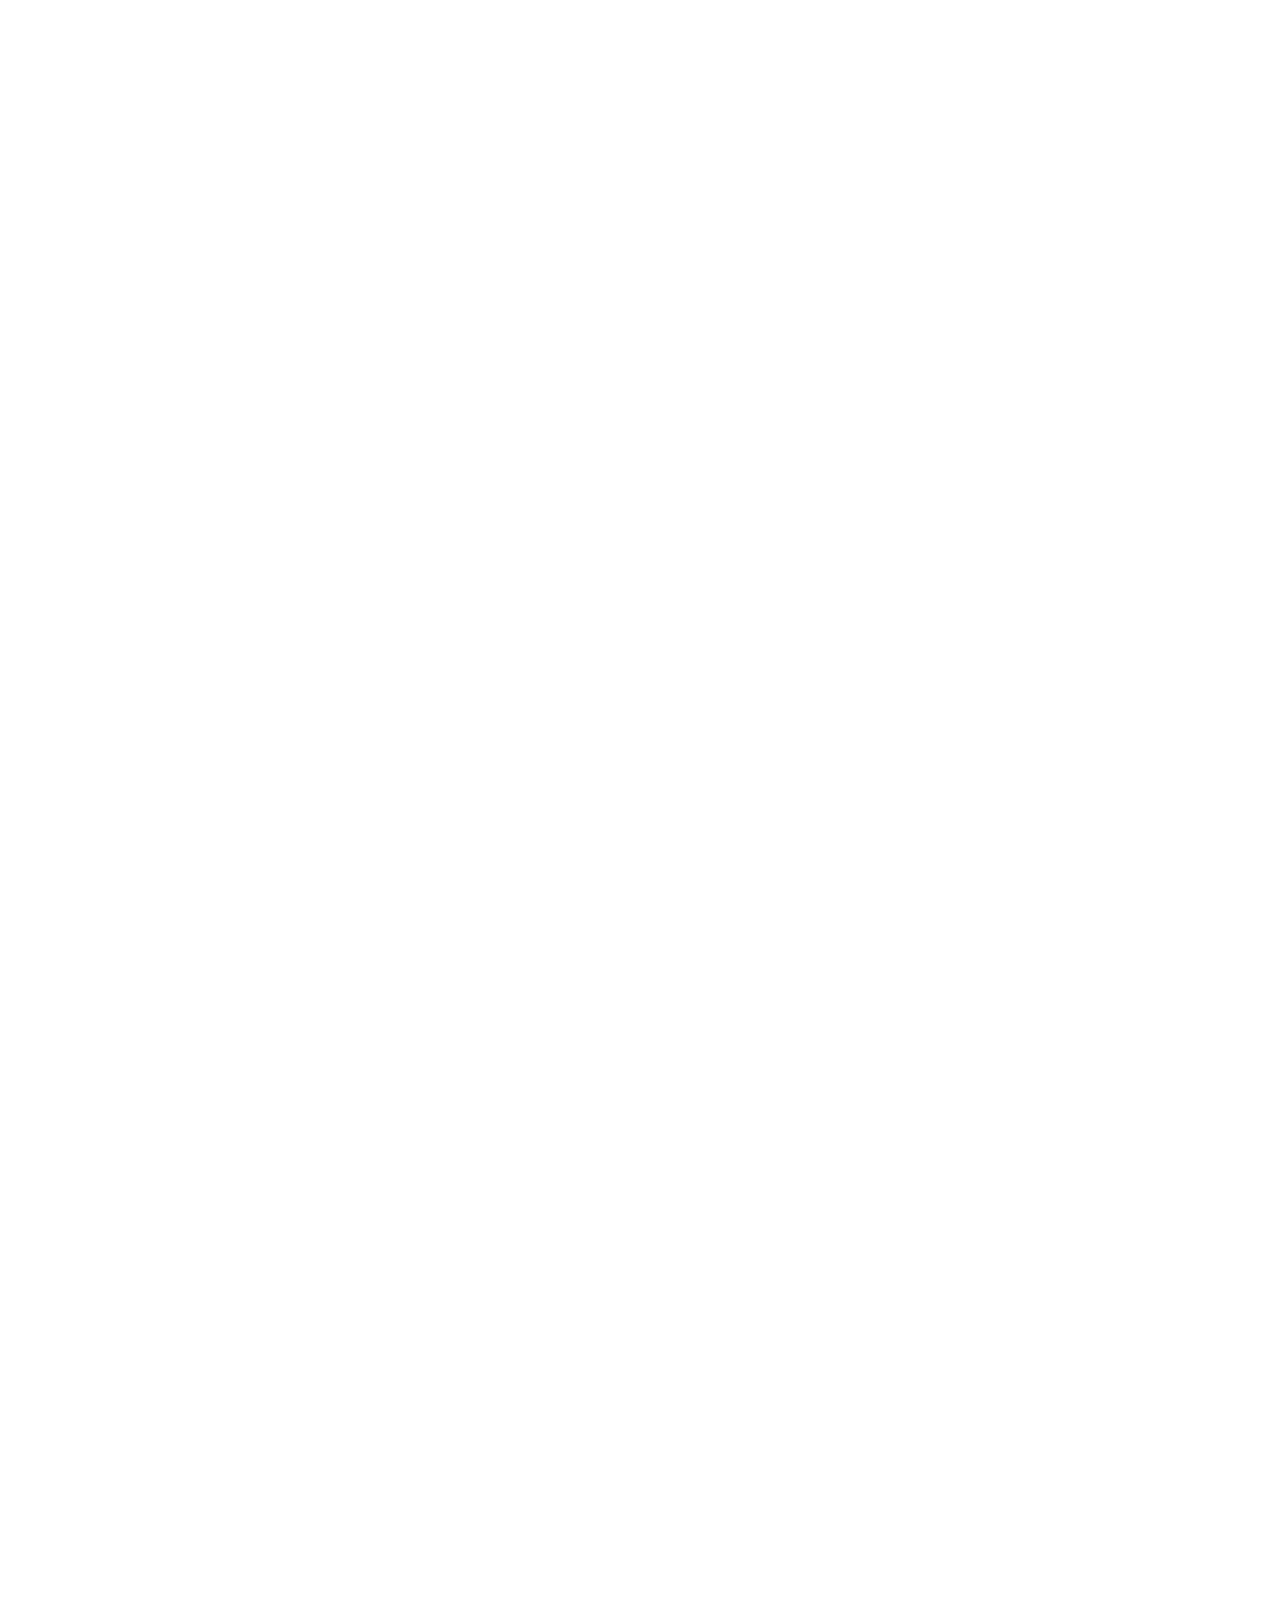
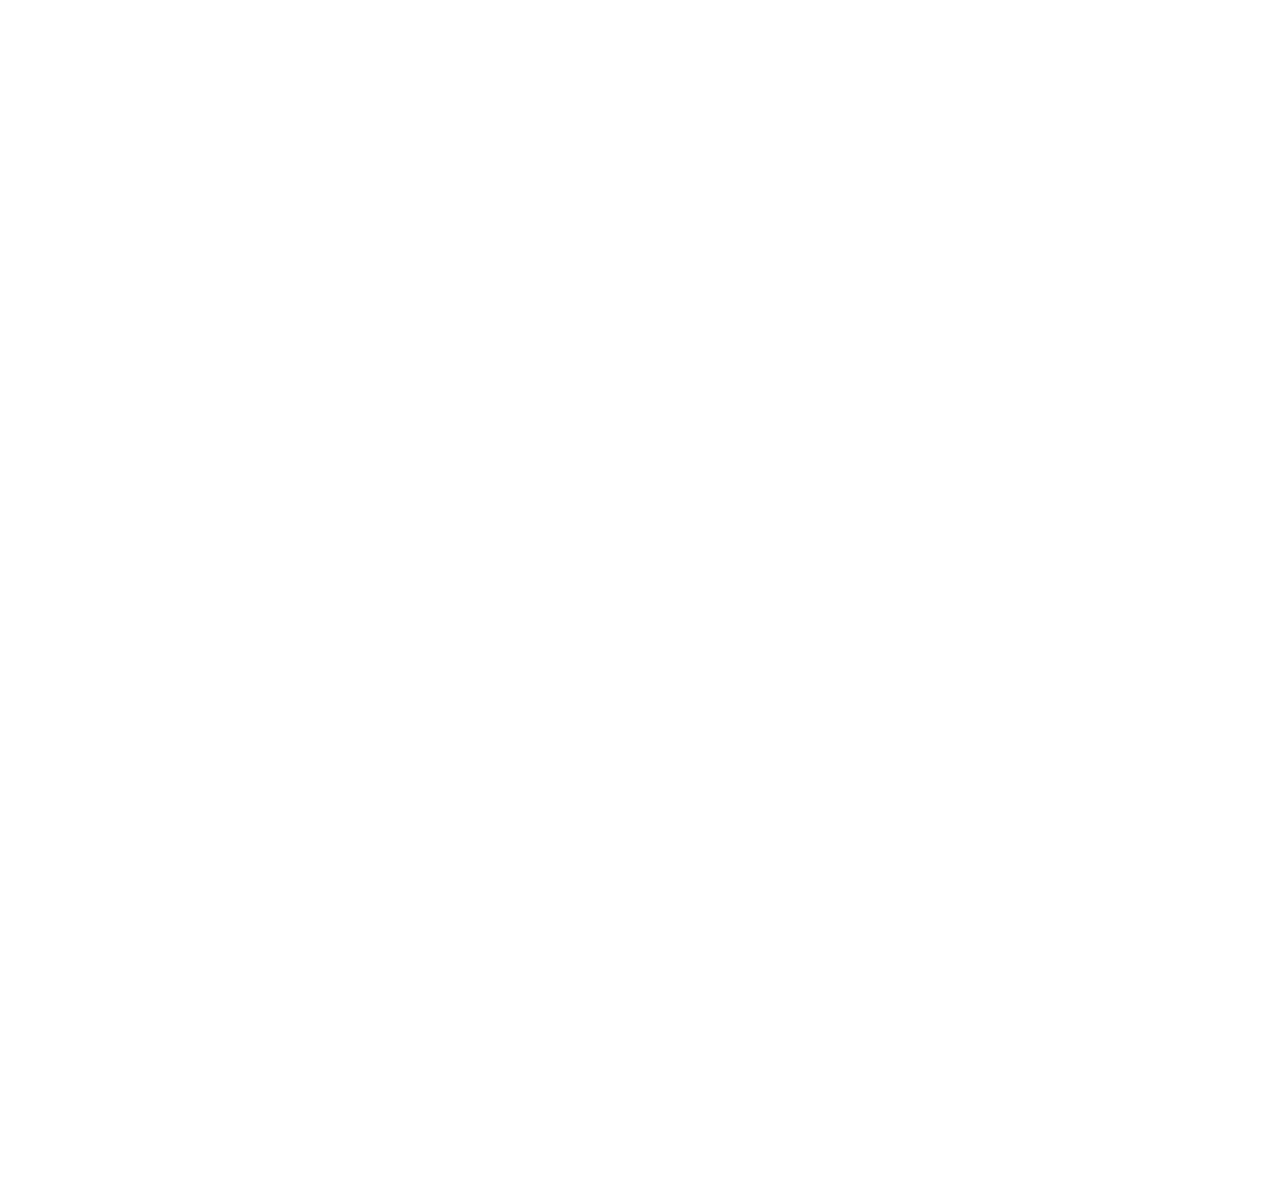
<file: starter-code/index/index.html>
<!DOCTYPE html>
<html lang="en">
<head>
  <meta charset="UTF-8">
  <meta name="viewport" content="width=device-width, initial-scale=1.0">
  <link rel="icon" type="image/png" sizes="32x32" href="./assets/favicon-32x32.png">

  <link rel="stylesheet" href="../reset.css">
  <link rel="stylesheet" href="style.css">

  <link rel="preconnect" href="https://fonts.googleapis.com">
  <link rel="preconnect" href="https://fonts.gstatic.com" crossorigin>
  <link href="https://fonts.googleapis.com/css2?family=Big+Shoulders+Display:wght@300;800;900&display=swap" rel="stylesheet">
  <link rel="preconnect" href="https://fonts.googleapis.com">
  <link rel="preconnect" href="https://fonts.gstatic.com" crossorigin>
  <link href="https://fonts.googleapis.com/css2?family=Outfit:wght@300&display=swap" rel="stylesheet">
  
  <title>Frontend Mentor | Art gallery website</title>
</head>
<body>
  <main>
    <img src="/starter-code/assets/mobile/image-hero@2x.jpg" alt="main-img">
    <div class="main-container">
      <h1>MODERN <br> ART GALLERY</h1>
      <p>The arts in the collection of the Modern Art Gallery all started from a spark of inspiration. Will these pieces inspire you? Visit us and find out.</p>
      <div class="location-container">
      <a class="our-location" href="location.html">OUR LOCATION</a>    
      <a class="arrow" href="location.html">
          <img class="arrow-right" src="/starter-code/assets/icon-arrow-right.svg" alt="arrow-right">
      </a>
      </div>
    </div>
  </main>

  <section>
    <div class="intro-container">
      <div>
        <img src="/starter-code/assets/mobile/image-grid-1@2x.jpg" alt="">
      </div>
      <div>
        <h1>YOUR DAY AT GALLERY</h1>
        <p>Wander through our distinct collections and find new insights about our artists. Dive into the details of their creative process.</p>
      </div>
    </div>
    
    <div class="invitation-container">
      <img src="/starter-code/assets/mobile/image-grid-2@2x.jpg" alt="">
      <img src="/starter-code/assets/mobile/image-grid-3@2x.jpg" alt="">
      <div class="get-inspired">
        <h2>COME & BE INSPIRED</h2>
        <p>We’re excited to welcome you to our gallery and see how our collections influence you.</p>
      </div>
    </div>
  </section>
  
  <footer>
    <h5>MODERN <br> ART GALLERY</h5>
    <p>We’re excited to welcome you to our gallery and see how our collections influence you.</p>
    <div class="icons">
      <img src="/starter-code/assets/icon-facebook.svg" alt="">
      <img src="/starter-code/assets/icon-instagram.svg" alt="">
      <img src="/starter-code/assets/icon-twitter.svg" alt="">
    </div>
  </footer>
</body>
</html>
</file>
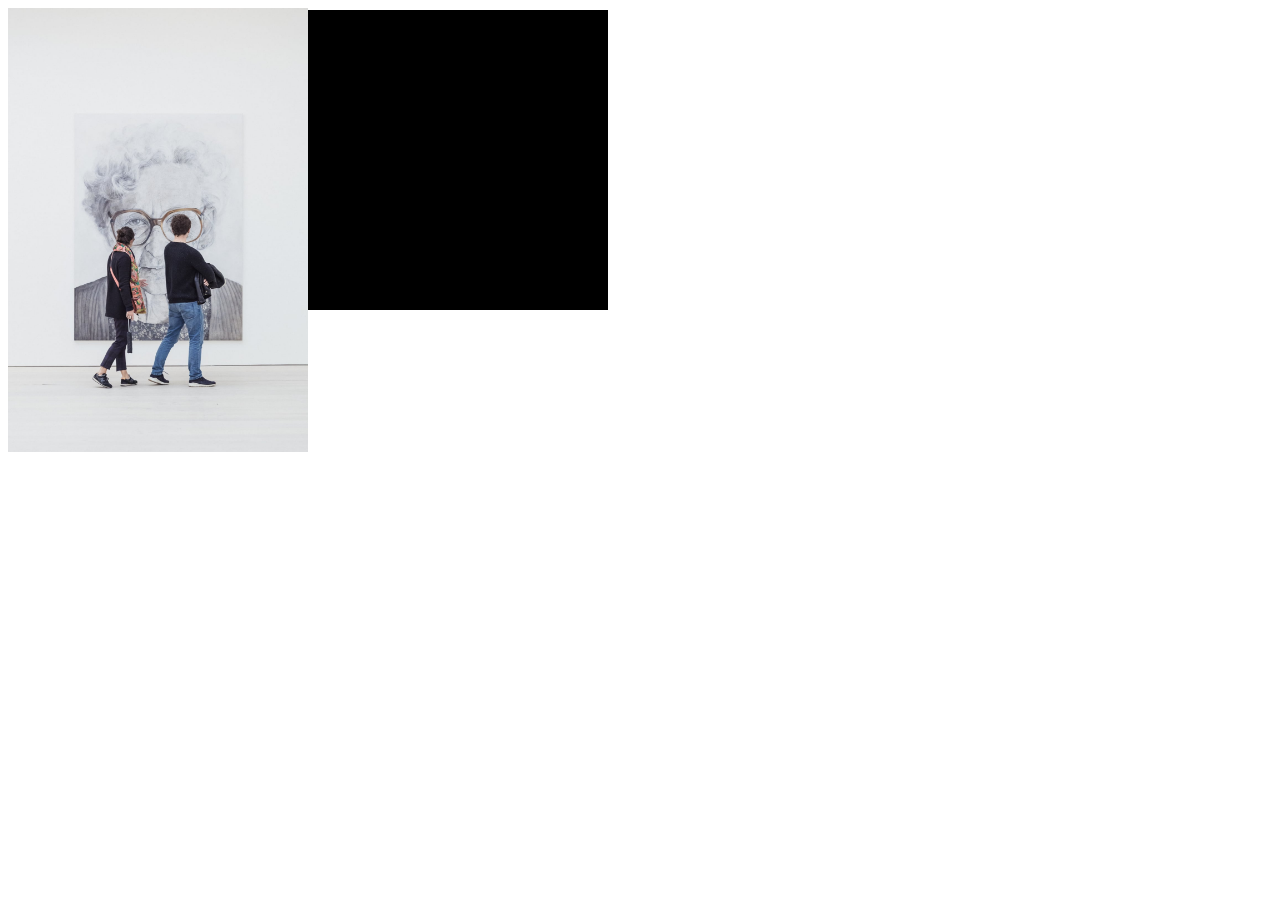
<file: location.html>
<!DOCTYPE html>
<html lang="en">
<head>
  <meta charset="UTF-8">
  <meta name="viewport" content="width=device-width, initial-scale=1.0">

  <link rel="icon" type="image/png" sizes="32x32" href="./assets/favicon-32x32.png">
  
  <title>Frontend Mentor | Art gallery website</title>

  <style>
    * {
  box-sizing: border-box;
  }

  body{
    position: relative;
  }

  img{
    width: 300px;
  }

  .black{
    position: absolute;
    width: 300px;
    height: 300px;
    background-color: black;
    left: 300px;
    top: 2px;
  }

  h1{
    position: absolute;
    left: 150px;
    top: 150px;
    color: white;
    mix-blend-mode: difference; /* make the text color opposite of the image color */
    opacity: 0.8;
  }

  </style>
</head>
<body>
  <img src="./assets/desktop/image-hero@2x.jpg" alt="">
  <div class="black"></div>
</body>
</html>
</file>
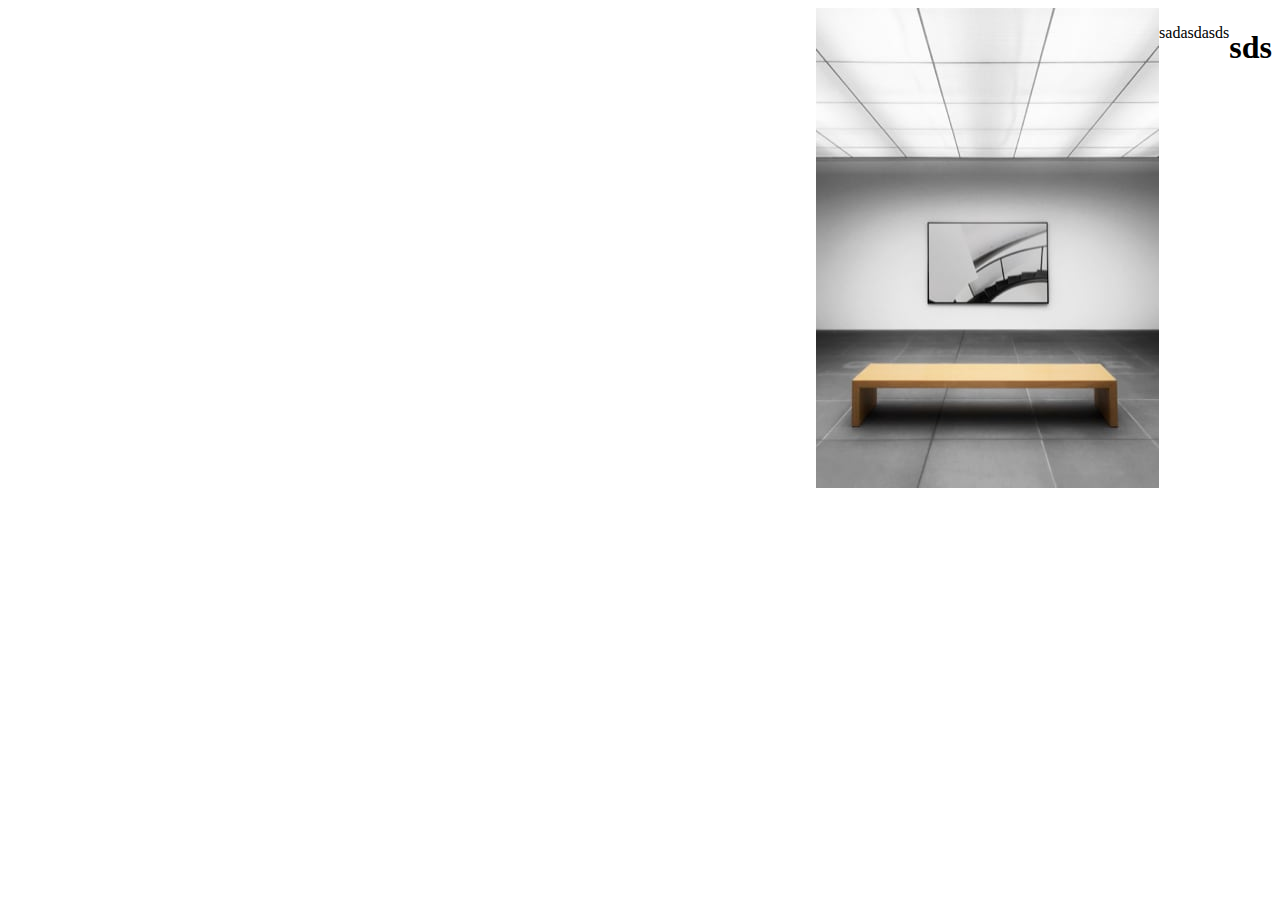
<file: starter-code/location.html>
<!DOCTYPE html>
<html lang="en">
<head>
  <meta charset="UTF-8">
  <meta name="viewport" content="width=device-width, initial-scale=1.0">

  <link rel="icon" type="image/png" sizes="32x32" href="./assets/favicon-32x32.png">
  
  <title>Frontend Mentor | Art gallery website</title>

  <style>
    div{
      display: flex;
      flex-direction: row-reverse;
    }
  </style>
</head>
<body>
  <div>
    <h1>sds</h1>
    <p>sadasdasds</p>
    <img src="./assets/mobile/image-grid-2.jpg" alt="">
  </div>
</body>
</html>
</file>
<file: styles/style.css>
.tablet-content, .desktop-content{
    display: none;
}

* {
    box-sizing: border-box;
    margin: 0;
    padding: 0;
}

html{
    font-size: 10px;
    font-family: 'Big Shoulders Display';
}

/* Styling main */

img{
    width: 100%;
}

h1{
    font-size: 6rem;
    font-weight: 900;
    line-height: 5.5rem;
}

.main-container{
    padding: 3.2rem 1.6rem 0 1.6rem;
}

p{
    font-family: 'Outfit';
    font-size: 1.8rem;
    line-height: 2.8rem;
    color: #444444;
}

.main-container p{
    margin: 3.2rem 0 3.2rem 0;
}

.location-container{
    display: flex;
    padding-bottom: 12rem;
}

a{
    font-size: 2rem;
    color: white;
    text-decoration: none;

    font-family: 'Big Shoulders Display';
    font-weight: 800;
    line-height: 24px;
    letter-spacing: 3.6363637447357178px;
}

.our-location, .arrow{
    display: inline-block;
    padding: 2.4rem 3.3rem;
    background: #151515;
}

.arrow{
    background: #D5966C;
    padding: 2.4rem 3.3rem;
}

/* Styling SECTION */

section{
    padding: 0 1.6rem;
    margin-bottom: 12rem;
}

section h1{
    padding: 2.3rem 0;
}

section p{
    margin-bottom: 3.2rem;
}

/* Styling invitation container */

.invitation-container{
    display: grid;
    gap: 1.6rem;
}

.get-inspired{
    height: 29.3rem;
    background-color: #151515;
    padding: 4.8rem 2.4rem;
}

h2{
    font-size: 5rem;
    font-weight: 900;
    line-height: 5.5rem;
    color: white;
}

.get-inspired p{
    color: white;
    margin-top: 2.4rem;
}

/* styling footer */

footer{
    background-color: #151515;
    height: 33.6rem;
    padding: 4.8rem 3.2rem;
}

footer h5{
    font-size: 4rem;
    color: white;
    font-weight: 800;
}

footer p{
    color: white;
    margin: 3.8rem 0;
}

.icons{
    display: flex;
    gap: 20px;
}

.icons img{
    width: 20px;
    height: 20px;
}

/* TABLET VERSION */

@media only screen and (min-width: 768px) {
    .mobile-content{
        display: none;
    }

    .tablet-content{
        display: initial;
    }

    #tablet-p{
        display: block;
    }

    main{
        position: relative;
        margin-bottom: 12rem;
    }

    main img{
        width: 56.901041666%;
    }

    .main-container{
        position: absolute;
        top: 18.880208333%;
        left: 50.6510416667%;
        right: 5.20833333333%;
    }

    /* styling section */

    .intro-container{
        display: flex;
        flex-direction: row-reverse;
    }
    .intro-container .intro-img{
        min-width: 54.0760869565%;
        margin-bottom: 1.1rem;
    }

    .intro-txt{
        padding: 0 6.8rem 0 3.9rem;
    }

    /* Styling Grid - invitation container */

    .invitation-container {
        display: grid;
        grid-template-columns: 3fr 2fr;
        grid-template-rows: 5fr;
        grid-template-areas: 
        "tall short short short short"
        "tall short short short short"
        "tall short short short short"
        "tall content content content content"
        "tall content content content content"
        "tall content content content content";
        grid-gap: 1.1rem;
    }

    #tall-img-tablet{
        grid-area: tall;
        max-height: 720px;
    }

    #short-img-tablet{
        grid-area: short;
        max-height: 313px;
    }

    .get-inspired{
        height: 396px;
        grid-area: content;
        padding: 8.5rem 2.9rem;
    }

    /* styling footer */

    footer{
        padding: 5.6rem 4rem;
        height: auto;
        display: flex;
        align-items: top;
        justify-content: space-between;
    }

    footer h5{
        font-size: 2rem;
        width: 110.05px;
    }

    .icons{

    }

    #tablet-p{
        font-family: Outfit;
        font-size: 16px;
        font-weight: 300;
        line-height: 26px;
        letter-spacing: 0px;
        text-align: left;
        width: 36.5885416667%;
        margin: 0;
    }
}  

@media only screen and (min-width: 1200px) {
    main{
        font-size: 0;
    }
    .tablet-content{
        display: none;
    }
    .desktop-content{
        display: initial;
    }

    #desktop-background{
        display: inline-block;
        width: 450px;
        height: 800px;
        background-color: black;
    }

    #desktop-hero-img{
        max-width: 540px;
    }

    .main-container{
        top: 23.625%;
        left: 64.5048814505%;
        right: 11.4365411437%;
    }
    
    .main-container h1{
        position: absolute;
        left: -212.5%;
        top: 13%;
        color: white;
        mix-blend-mode: difference; /* make the text color opposite of the image color */
        opacity: 0.9;
        font-size: 9.6rem;
        padding: 0;
        width: 51.4rem;
        height: 17.6rem;
        line-height: 10rem;
    }

    section{
        padding-left: 16.5rem;
        padding-right: 16.5rem;
    }

    /* styling section */

    /* .invitation-container {
        display: grid;
        grid-template-columns: 1fr 1fr;
        grid-template-rows: 2fr;
        grid-template-areas: 
        "tall short"
        "tall content";
        grid-gap: 1.1rem;
    } */

    #tall-img-desktop{
        grid-area: tall;
        height: 720px;
    }

    #short-img-desktop{
        grid-area: short;
        max-height: 313px;
    }

    footer{
        padding: 8rem 16.5rem;
    }

}
</file>
<file: starter-code/styles/style.css>
* {
    box-sizing: border-box;
    margin: 0;
    padding: 0;
}

html{
    font-size: 10px;
    font-family: 'Big Shoulders Display';
}

/* Styling main */

img{
    width: 100%;
}

h1{
    font-size: 6rem;
    font-weight: 900;
    line-height: 5.5rem;
}

.main-container{
    padding: 3.2rem 1.6rem 0 1.6rem;
}

p{
    font-family: 'Outfit';
    font-size: 1.8rem;
    line-height: 2.8rem;
    color: #444444;
}

.main-container p{
    margin: 3.2rem 0 3.2rem 0;
}

.location-container{
    display: flex;
    padding-bottom: 12rem;
}

a{
    font-size: 2rem;
    color: white;
    text-decoration: none;

    font-family: 'Big Shoulders Display';
    font-weight: 800;
    line-height: 24px;
    letter-spacing: 3.6363637447357178px;
}

.our-location, .arrow{
    display: inline-block;
    padding: 2.4rem 3.3rem;
    background: #151515;
}

.arrow{
    background: #D5966C;
    padding: 2.4rem 3.3rem;
}

/* Styling SECTION */

section{
    padding: 0 1.6rem;
    margin-bottom: 12rem;
}

section h1{
    padding: 2.3rem 0;
}

section p{
    margin-bottom: 3.2rem;
}

/* Styling invitation container */

.invitation-container{
    display: grid;
    gap: 1.6rem;
}

.get-inspired{
    height: 29.3rem;
    background-color: #151515;
    padding: 4.8rem 2.4rem;
}

h2{
    font-size: 5rem;
    font-weight: 900;
    line-height: 5.5rem;
    color: white;
}

.get-inspired p{
    color: white;
    margin-top: 2.4rem;
}

/* styling footer */

footer{
    background-color: #151515;
    height: 33.6rem;
    padding: 4.8rem 3.2rem;
}

footer h5{
    font-size: 4rem;
    color: white;
    font-weight: 800;
}

footer p{
    color: white;
    margin: 3.8rem 0;
}

footer img{
    margin-right: 2rem;
}
</file>
<file: starter-code/index/style.css>
* {
    box-sizing: border-box;
    margin: 0;
    padding: 0;
}

html{
    font-size: 10px;
    font-family: 'Big Shoulders Display';
}

/* Styling main */

img{
    width: 100%;
}

h1{
    font-size: 6rem;
    font-weight: 900;
    line-height: 5.5rem;
}

.main-container{
    padding: 3.2rem 1.6rem 0 1.6rem;
}

p{
    font-family: 'Outfit';
    font-size: 1.8rem;
    line-height: 2.8rem;
    color: #444444;
}

.main-container p{
    margin: 3.2rem 0 3.2rem 0;
}

.location-container{
    display: flex;
    padding-bottom: 12rem;
}

a{
    font-size: 2rem;
    color: white;
    text-decoration: none;

    font-family: 'Big Shoulders Display';
    font-weight: 800;
    line-height: 24px;
    letter-spacing: 3.6363637447357178px;
}

.our-location, .arrow{
    display: inline-block;
    padding: 2.4rem 3.3rem;
    background: #151515;
}

.arrow{
    background: #D5966C;
    padding: 2.4rem 3.3rem;
}

/* Styling SECTION */

section{
    padding: 0 1.6rem;
    margin-bottom: 12rem;
}

section h1{
    padding: 2.3rem 0;
}

section p{
    margin-bottom: 3.2rem;
}

/* Styling invitation container */

.invitation-container{
    display: grid;
    gap: 1.6rem;
}

.get-inspired{
    height: 29.3rem;
    background-color: #151515;
    padding: 4.8rem 2.4rem;
}

h2{
    font-size: 5rem;
    font-weight: 900;
    line-height: 5.5rem;
    color: white;
}

.get-inspired p{
    color: white;
    margin-top: 2.4rem;
}

/* styling footer */

footer{
    background-color: #151515;
    height: 33.6rem;
    padding: 4.8rem 3.2rem;
}

footer h5{
    font-size: 4rem;
    color: white;
    font-weight: 800;
}

footer p{
    color: white;
    margin: 3.8rem 0;
}

footer img{
    margin-right: 2rem;
}
</file>
